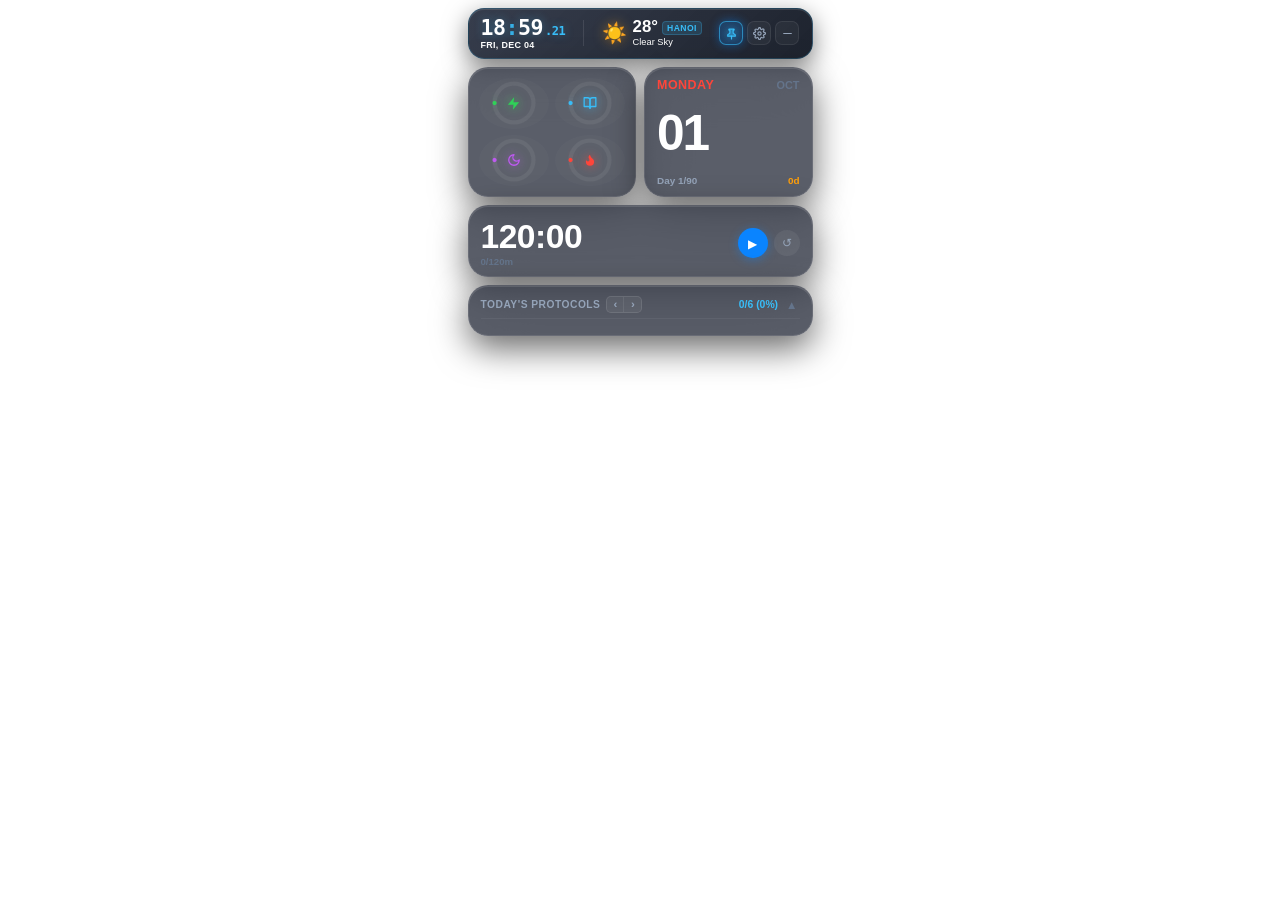
<file: ui/index.html>
<!DOCTYPE html>
<html lang="en">
<head>
  <meta charset="UTF-8">
  <meta name="viewport" content="width=device-width, initial-scale=1.0">
  <title>Winter Arc iOS Widgets</title>
  <link rel="stylesheet" href="style.css?v=5">
</head>
<body class="ios-body">

  <div class="widget-stack" id="drag-handle">
    
    <!-- TOP BAR: DIGITAL CLOCK (TIMER STYLE) + WEATHER & TEMPERATURE -->
    <div class="ios-card card-clock-weather">
      <div class="clock-weather-content">
        <!-- Live Timer-Style Clock -->
        <div class="clock-block">
          <div class="clock-timer-digits">
            <span id="clock-hh">14</span><span class="clock-colon">:</span><span id="clock-mm">30</span><span class="clock-sec-sub" id="clock-ss">.00</span>
          </div>
          <span class="clock-date-pill" id="clock-date-pill">Tue, Oct 06</span>
        </div>

        <div class="clock-divider"></div>

        <!-- Live Weather & Temperature -->
        <div class="weather-block" id="top-weather-block" title="Thời tiết thời gian thực">
          <span class="weather-icon-large" id="top-weather-icon">☀️</span>
          <div class="weather-text-wrap">
            <div class="weather-temp-row">
              <span class="weather-temp-num" id="top-weather-temp">28°</span>
              <span class="weather-city-badge" id="top-weather-city">HANOI</span>
            </div>
            <div class="weather-condition-sub" id="top-weather-cond">Thời tiết...</div>
          </div>
        </div>

        <!-- Window Controls -->
        <div class="clock-top-btns">
          <button id="btn-pin" class="btn-pin active" title="Always on top (Click to toggle)">
            <svg class="pin-svg" viewBox="0 0 24 24" fill="none" stroke="currentColor" stroke-width="2.2" stroke-linecap="round" stroke-linejoin="round">
              <line x1="12" y1="17" x2="12" y2="22"></line>
              <path d="M5 17h14v-1.76a2 2 0 0 0-1.11-1.79l-1.78-.9A2 2 0 0 1 15 10.76V6h1a1 1 0 0 0 0-2H8a1 1 0 0 0 0 2h1v4.76a2 2 0 0 1-1.11 1.79l-1.78.9A2 2 0 0 0 5 15.24Z"></path>
            </svg>
          </button>
          <button id="btn-open-manager-top" class="ios-mini-icon" title="Settings & Protocol Manager">
            <svg class="gear-svg" viewBox="0 0 24 24" width="13" height="13" fill="none" stroke="currentColor" stroke-width="2.2" stroke-linecap="round" stroke-linejoin="round">
              <circle cx="12" cy="12" r="3"></circle>
              <path d="M19.4 15a1.65 1.65 0 0 0 .33 1.82l.06.06a2 2 0 0 1 0 2.83 2 2 0 0 1-2.83 0l-.06-.06a1.65 1.65 0 0 0-1.82-.33 1.65 1.65 0 0 0-1 1.51V21a2 2 0 0 1-2 2 2 2 0 0 1-2-2v-.09A1.65 1.65 0 0 0 9 19.4a1.65 1.65 0 0 0-1.82.33l-.06.06a2 2 0 0 1-2.83 0 2 2 0 0 1 0-2.83l.06-.06a1.65 1.65 0 0 0 .33-1.82 1.65 1.65 0 0 0-1.51-1H3a2 2 0 0 1-2-2 2 2 0 0 1 2-2h.09A1.65 1.65 0 0 0 4.6 9a1.65 1.65 0 0 0-.33-1.82l-.06-.06a2 2 0 0 1 0-2.83 2 2 0 0 1 2.83 0l.06.06a1.65 1.65 0 0 0 1.82.33H9a1.65 1.65 0 0 0 1-1.51V3a2 2 0 0 1 2-2 2 2 0 0 1 2 2v.09a1.65 1.65 0 0 0 1 1.51 1.65 1.65 0 0 0 1.82-.33l.06-.06a2 2 0 0 1 2.83 0 2 2 0 0 1 0 2.83l-.06.06a1.65 1.65 0 0 0-.33 1.82V9a1.65 1.65 0 0 0 1.51 1H21a2 2 0 0 1 2 2 2 2 0 0 1-2 2h-.09a1.65 1.65 0 0 0-1.51 1z"></path>
            </svg>
          </button>
          <button id="btn-hide-tray" class="ios-mini-icon" title="Minimize to system tray (Run in background)">
            <svg viewBox="0 0 24 24" width="13" height="13" fill="none" stroke="currentColor" stroke-width="2.2" stroke-linecap="round" stroke-linejoin="round">
              <line x1="5" y1="12" x2="19" y2="12"></line>
            </svg>
          </button>
        </div>
      </div>
    </div>

    <!-- ROW 2: 2 SMALL SQUIRCLES (Side by Side) -->
    <div class="row-two-squares">
      
      <!-- WIDGET 1: ACTIVITY RINGS (Exact Apple Fitness / Battery style from reference) -->
      <div class="ios-card card-rings">
        <div class="rings-grid">
          <!-- Ring 1: Pushups -->
          <div class="ring-box" id="ring-box-pushups" title="50 Pushups">
            <svg class="ring-svg" viewBox="0 0 36 36">
              <path class="ring-bg" d="M18 2.0845 a 15.9155 15.9155 0 0 1 0 31.831 a 15.9155 15.9155 0 0 1 0 -31.831"/>
              <path id="ring-pushups" class="ring-fill green" stroke-dasharray="0, 100" d="M18 2.0845 a 15.9155 15.9155 0 0 1 0 31.831 a 15.9155 15.9155 0 0 1 0 -31.831"/>
            </svg>
            <span class="ring-icon green">
              <svg viewBox="0 0 24 24" width="15" height="15" fill="currentColor">
                <path d="M13 2L3 14h9l-1 8 10-12h-9l1-8z"/>
              </svg>
            </span>
          </div>

          <!-- Ring 2: English -->
          <div class="ring-box" id="ring-box-english" title="2h English">
            <svg class="ring-svg" viewBox="0 0 36 36">
              <path class="ring-bg" d="M18 2.0845 a 15.9155 15.9155 0 0 1 0 31.831 a 15.9155 15.9155 0 0 1 0 -31.831"/>
              <path id="ring-english" class="ring-fill cyan" stroke-dasharray="0, 100" d="M18 2.0845 a 15.9155 15.9155 0 0 1 0 31.831 a 15.9155 15.9155 0 0 1 0 -31.831"/>
            </svg>
            <span class="ring-icon cyan">
              <svg viewBox="0 0 24 24" width="14" height="14" fill="none" stroke="currentColor" stroke-width="2.2" stroke-linecap="round" stroke-linejoin="round">
                <path d="M2 3h6a4 4 0 0 1 4 4v14a3 3 0 0 0-3-3H2z"/>
                <path d="M22 3h-6a4 4 0 0 0-4 4v14a3 3 0 0 1 3-3h7z"/>
              </svg>
            </span>
          </div>

          <!-- Ring 3: Sleep Recovery -->
          <div class="ring-box" id="ring-box-sleep" title="Sleep Recovery 7-8h">
            <svg class="ring-svg" viewBox="0 0 36 36">
              <path class="ring-bg" d="M18 2.0845 a 15.9155 15.9155 0 0 1 0 31.831 a 15.9155 15.9155 0 0 1 0 -31.831"/>
              <path id="ring-sleep" class="ring-fill purple" stroke-dasharray="0, 100" d="M18 2.0845 a 15.9155 15.9155 0 0 1 0 31.831 a 15.9155 15.9155 0 0 1 0 -31.831"/>
            </svg>
            <span class="ring-icon purple" id="icon-sleep">
              <svg viewBox="0 0 24 24" width="14" height="14" fill="none" stroke="currentColor" stroke-width="2.2" stroke-linecap="round" stroke-linejoin="round">
                <path d="M12 3a6 6 0 0 0 9 9 9 9 0 1 1-9-9Z"/>
              </svg>
            </span>
          </div>

          <!-- Ring 4: No Nut -->
          <div class="ring-box" id="ring-box-nonut" title="No Nut">
            <svg class="ring-svg" viewBox="0 0 36 36">
              <path class="ring-bg" d="M18 2.0845 a 15.9155 15.9155 0 0 1 0 31.831 a 15.9155 15.9155 0 0 1 0 -31.831"/>
              <path id="ring-nonut" class="ring-fill flame" stroke-dasharray="0, 100" d="M18 2.0845 a 15.9155 15.9155 0 0 1 0 31.831 a 15.9155 15.9155 0 0 1 0 -31.831"/>
            </svg>
            <span class="ring-icon flame">
              <svg viewBox="0 0 24 24" width="14" height="14" fill="currentColor">
                <path d="M8.5 14.5A2.5 2.5 0 0 0 11 12c0-1.38-.5-2-1-3-1.072-2.143-.224-4.054 2-6 .5 2.5 2 4.9 4 6.5 2 1.6 3 3.5 3 5.5a7 7 0 1 1-14 0c0-1.153.433-2.294 1-3a2.5 2.5 0 0 0 2.5 2.5z"/>
              </svg>
            </span>
          </div>
        </div>
      </div>

      <!-- WIDGET 2: APPLE CALENDAR / COUNTDOWN (Exact white calendar widget from reference) -->
      <div class="ios-card card-calendar">
        <div class="cal-header">
          <span class="cal-weekday" id="cal-weekday">Monday</span>
          <span class="cal-month" id="cal-month">OCT</span>
        </div>
        <div class="cal-number" id="cal-day-num">01</div>
        <div class="cal-footer">
          <span class="cal-target" id="cal-target-sub">Day 1/90</span>
          <span class="cal-streak-text" id="cal-streak-badge">0d</span>
        </div>
      </div>

    </div>

    <!-- MIDDLE ROW: FOCUS TIMER (Medium Squircle - Auto hidden if no timer tasks scheduled) -->
    <div class="ios-card card-timer" id="card-focus-timer">
      <div class="timer-head">
        <div class="timer-tabs" id="timer-tabs-container">
          <!-- Dynamic Timer Tabs rendered from protocols.json -->
        </div>
      </div>

      <div class="timer-body">
        <div class="timer-time-wrap">
          <div class="timer-display"><span id="timer-min">120</span>:<span id="timer-sec">00</span></div>
          <div class="timer-accum-clean" id="timer-accum">0/120m</div>
        </div>
        <div class="timer-ctrls">
          <button id="btn-timer-play" class="btn-play-round" title="Start / Pause">▶</button>
          <button id="btn-timer-reset" class="btn-reset-round" title="Reset">↺</button>
        </div>
      </div>
    </div>

    <!-- BOTTOM ROW: THE PROTOCOL CHECKLIST -->

    <!-- 1. COMPACT PROTOCOL BAR (Compact Mode) -->
    <div class="card-protocol-compact hidden" id="protocol-compact-bar" title="Click to expand protocols checklist">
      <div class="compact-left">
        <span class="compact-glyph">
          <svg viewBox="0 0 24 24" width="13" height="13" fill="none" stroke="currentColor" stroke-width="2.2">
            <circle cx="12" cy="12" r="10"/>
            <circle cx="12" cy="12" r="6"/>
            <circle cx="12" cy="12" r="2"/>
          </svg>
        </span>
        <span class="compact-title" id="compact-status-text">Loading protocols...</span>
      </div>
      <span class="compact-expand-arrow">▾</span>
    </div>

    <!-- 2. EXPANDED PROTOCOL CARD (Expanded Mode) -->
    <div class="ios-card card-protocol" id="protocol-expanded-card">
      <div class="protocol-head">
        <div class="protocol-title-group">
          <span class="protocol-title" id="protocol-title-text">TODAY'S PROTOCOLS</span>
          <div class="day-stepper">
            <button type="button" id="btn-widget-prev-day" class="btn-step" title="Previous Day">‹</button>
            <button type="button" id="btn-widget-next-day" class="btn-step" title="Next Day">›</button>
          </div>
          <button type="button" id="btn-widget-today-reset" class="btn-today-pill hidden" title="Back to Today">Today</button>
        </div>
        <div class="protocol-head-right">
          <span class="protocol-stat" id="protocol-stat">0/6 (0%)</span>
          <button id="btn-collapse-protocol" class="btn-collapse-pill" title="Collapse checklist">▲</button>
        </div>
      </div>

      <div class="protocol-list" id="protocol-list">
        <!-- Rendered tasks list -->
      </div>
    </div>

  </div>

  <!-- Settings Modal (Glassmorphism) -->
  <div id="settings-modal" class="modal-backdrop hidden">
    <div class="modal-card-ios">
      <div class="modal-head-ios">
        <span>TELEGRAM CONNECTION</span>
        <button id="btn-close-modal" class="btn-close-ios">✕</button>
      </div>
      <div class="modal-body-ios">
        <label>Telegram Bot Token:</label>
        <input type="text" id="input-token" placeholder="Paste Token from @BotFather..." />
        <small>Find @BotFather on Telegram ➔ send /newbot to obtain Token.</small>

        <label style="margin-top: 8px;">Telegram Chat ID:</label>
        <input type="text" id="input-chat" placeholder="Auto-detected when you send /start" />

        <div class="modal-actions-ios">
          <button id="btn-save-cfg" class="btn-save-ios">Save Settings</button>
        </div>
      </div>
    </div>
  </div>

  <script src="script.js?v=5"></script>
</body>
</html>
</file>
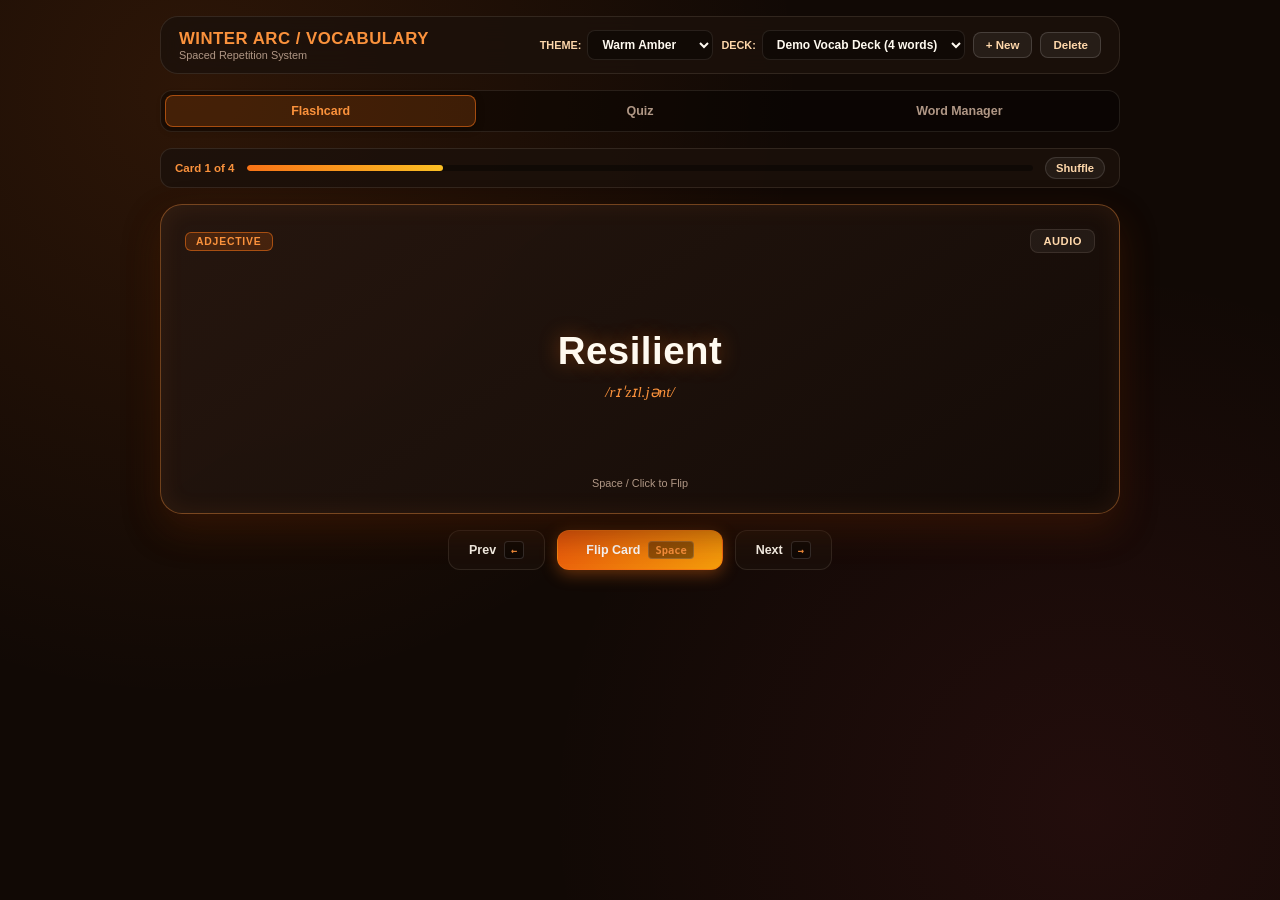
<file: ui/flashcards.html>
<!DOCTYPE html>
<html lang="en">
<head>
  <meta charset="UTF-8">
  <meta name="viewport" content="width=device-width, initial-scale=1.0">
  <title>Winter Arc // Flashcards & Vocabulary</title>
  <link rel="stylesheet" href="flashcards.css?v=1">
</head>
<body>

  <div class="fc-container">

    <!-- Top Header -->
    <header class="fc-header">
      <div class="fc-brand">
        <div>
          <h1>WINTER ARC / VOCABULARY</h1>
          <p class="fc-subtitle">Spaced Repetition System</p>
        </div>
      </div>

      <!-- Deck Selector & Actions -->
      <div class="fc-deck-bar">
        <div class="theme-select-wrap">
          <label for="theme-select">THEME:</label>
          <select id="theme-select" class="theme-select">
            <option value="warm-amber" selected>Warm Amber</option>
            <option value="warm-daylight">Warm Daylight</option>
            <option value="ice-frost">Ice Frost</option>
          </select>
        </div>
        <div class="deck-select-wrap">
          <label for="deck-select">DECK:</label>
          <select id="deck-select" class="deck-select">
            <!-- Rendered by JS -->
          </select>
        </div>
        <button id="btn-new-deck" class="btn-deck-action" title="Create New Deck">+ New</button>
        <button id="btn-delete-deck" class="btn-deck-action btn-danger" title="Delete Active Deck">Delete</button>
      </div>
    </header>

    <!-- Mode Navigation Tabs -->
    <nav class="fc-mode-nav">
      <button type="button" class="fc-tab-btn active" data-tab="flip">
        <span>Flashcard</span>
      </button>
      <button type="button" class="fc-tab-btn" data-tab="quiz">
        <span>Quiz</span>
      </button>
      <button type="button" class="fc-tab-btn" data-tab="list">
        <span>Word Manager</span>
      </button>
    </nav>

    <!-- MAIN VIEW CONTAINER -->
    <main class="fc-main-view">

      <!-- ======================================================================
           MODE 1: FLASHCARD 3D FLIP
           ====================================================================== -->
      <section id="view-flip" class="fc-view active">
        
        <div class="flip-meta-bar">
          <div class="fc-counter-badge" id="flip-counter">Card 1 of 8</div>
          <div class="flip-progress-wrap">
            <div id="flip-progress-bar" class="flip-progress-bar" style="width: 12%;"></div>
          </div>
          <button type="button" id="btn-shuffle-cards" class="btn-tool-pill" title="Shuffle Cards">Shuffle</button>
        </div>

        <!-- 3D Card Scene -->
        <div class="card-scene" id="card-scene">
          <div class="card-object" id="card-object">
            
            <!-- FRONT -->
            <div class="card-face card-front">
              <div class="face-top-row">
                <span class="pos-badge" id="card-front-pos">ADJECTIVE</span>
                <button type="button" class="btn-speak" id="btn-speak-front" title="Pronounce word (S)">Audio</button>
              </div>
              <div class="face-center">
                <h2 class="card-word" id="card-front-word">Resilient</h2>
                <div class="card-phonetic" id="card-front-phonetic">/rɪˈzɪl.jənt/</div>
              </div>
              <div class="face-bottom-hint">
                <span>Space / Click to Flip</span>
              </div>
            </div>

            <!-- BACK -->
            <div class="card-face card-back">
              <div class="face-top-row">
                <span class="meaning-tag">DEFINITION</span>
                <button type="button" class="btn-star-learned" id="btn-toggle-learned" title="Mark as Learned">Learned</button>
              </div>
              <div class="face-center">
                <div class="card-meaning" id="card-back-meaning">Kiên cường, phục hồi nhanh chóng sau khó khăn</div>
                <div class="card-example-wrap">
                  <span class="example-label">EXAMPLE:</span>
                  <p class="card-example" id="card-back-example">"He proved to be remarkably resilient in the face of intense challenges."</p>
                </div>
              </div>
              <div class="face-bottom-hint">
                <span>Space / Click to Flip Back</span>
              </div>
            </div>

          </div>
        </div>

        <!-- Flip Controls -->
        <div class="flip-controls">
          <button type="button" id="btn-prev-card" class="btn-nav-control" title="Previous (Left Arrow)">
            <span>Prev</span>
            <kbd>←</kbd>
          </button>
          <button type="button" id="btn-flip-trigger" class="btn-nav-control btn-primary-flip" title="Flip Card (Space)">
            <span>Flip Card</span>
            <kbd>Space</kbd>
          </button>
          <button type="button" id="btn-next-card" class="btn-nav-control" title="Next (Right Arrow)">
            <span>Next</span>
            <kbd>→</kbd>
          </button>
        </div>

      </section>

      <!-- ======================================================================
           MODE 2: MULTIPLE CHOICE QUIZ
           ====================================================================== -->
      <section id="view-quiz" class="fc-view">

        <!-- Quiz Score Bar -->
        <div class="quiz-status-bar">
          <div class="quiz-score-pill">
            <span>Score:</span>
            <strong id="quiz-score-val">0</strong>
            <span class="quiz-score-sep">/</span>
            <span id="quiz-total-val">0</span>
          </div>
          <div class="quiz-question-counter" id="quiz-q-counter">Question 1 of 8</div>
          <button type="button" id="btn-restart-quiz" class="btn-tool-pill">Restart Quiz</button>
        </div>

        <!-- Quiz Question Box -->
        <div class="quiz-question-box">
          <div class="quiz-q-top">
            <span class="pos-badge" id="quiz-q-pos">ADJECTIVE</span>
            <button type="button" class="btn-speak" id="btn-quiz-speak" title="Pronounce (S)">Audio</button>
          </div>
          <h2 class="quiz-q-word" id="quiz-q-word">Resilient</h2>
          <div class="quiz-q-phonetic" id="quiz-q-phonetic">/rɪˈzɪl.jənt/</div>
          <p class="quiz-prompt-text">Choose the correct Vietnamese definition:</p>
        </div>

        <!-- 4 Choices Grid -->
        <div class="quiz-choices-grid" id="quiz-choices-grid">
          <!-- Rendered by JS -->
        </div>

        <!-- Feedback & Next Bar -->
        <div class="quiz-feedback-box hidden" id="quiz-feedback-box">
          <div class="quiz-feedback-msg" id="quiz-feedback-msg">Correct! Well done.</div>
          <div class="quiz-feedback-example" id="quiz-feedback-example"></div>
          <button type="button" id="btn-quiz-next" class="btn-primary-add" style="margin-top: 10px; width: 100%;">Next Question (Enter)</button>
        </div>

        <!-- Quiz Finished View -->
        <div class="quiz-finish-box hidden" id="quiz-finish-box">
          <h2 class="finish-title">QUIZ COMPLETED</h2>
          <div class="finish-stats-row">
            <div class="finish-stat-card">
              <span class="stat-num" id="finish-score">8/10</span>
              <span class="stat-lbl">Final Score</span>
            </div>
            <div class="finish-stat-card">
              <span class="stat-num" id="finish-accuracy">80%</span>
              <span class="stat-lbl">Accuracy</span>
            </div>
          </div>
          <div style="display: flex; gap: 10px; justify-content: center; margin-top: 20px;">
            <button type="button" id="btn-finish-restart" class="btn-primary-add" style="width: auto; padding: 10px 24px;">Practice Again</button>
            <button type="button" id="btn-finish-to-flip" class="btn-tool-pill" style="padding: 10px 20px; font-size: 0.8rem;">Review Cards</button>
          </div>
        </div>

      </section>

      <!-- ======================================================================
           MODE 3: WORD MANAGER (CRUD & AI Auto-fill)
           ====================================================================== -->
      <section id="view-list" class="fc-view">

        <div class="word-manager-layout">

          <!-- Left: Add / Edit Card Form -->
          <div class="manager-form-card">
            <div class="section-title-row">
              <h3 id="card-form-title">ADD VOCABULARY CARD</h3>
              <button type="button" id="btn-cancel-card-edit" class="btn-cancel-edit hidden">Cancel</button>
            </div>
            <form id="card-crud-form" onsubmit="return false;">
              <input type="hidden" id="editing-card-id" value="" />

              <div class="form-field">
                <div style="display: flex; justify-content: space-between; align-items: center; margin-bottom: 4px;">
                  <label>English Word:</label>
                  <button type="button" id="btn-ai-suggest-vocab" class="btn-ai-chip">AI Auto-fill</button>
                </div>
                <input type="text" id="input-card-word" placeholder="e.g. Ubiquitous, Mitigate, Resilient..." required />
              </div>

              <div class="form-row-2col">
                <div class="form-field">
                  <label>Phonetic / IPA:</label>
                  <input type="text" id="input-card-phonetic" placeholder="e.g. /rɪˈzɪl.jənt/" />
                </div>
                <div class="form-field">
                  <label>Part of Speech:</label>
                  <select id="input-card-pos" class="deck-select">
                    <option value="adjective">Adjective</option>
                    <option value="noun">Noun</option>
                    <option value="verb">Verb</option>
                    <option value="adverb">Adverb</option>
                    <option value="idiom">Idiom / Phrase</option>
                  </select>
                </div>
              </div>

              <div class="form-field">
                <label>Vietnamese Meaning:</label>
                <input type="text" id="input-card-meaning" placeholder="e.g. Kiên cường, phục hồi nhanh chóng..." required />
              </div>

              <div class="form-field">
                <label>Example Sentence:</label>
                <textarea id="input-card-example" rows="2" placeholder="e.g. He is remarkably resilient in face of challenges."></textarea>
              </div>

              <button type="button" id="btn-submit-card" class="btn-primary-add" style="margin-top: 6px;">SAVE CARD</button>
            </form>
          </div>

          <!-- Right: Cards List & Search -->
          <div class="manager-list-card">
            <div class="manager-list-header">
              <div class="title-with-badge">
                <h3>DECK VOCABULARY</h3>
                <span id="deck-card-count-badge" class="count-badge">0 cards</span>
              </div>
              <input type="text" id="input-search-words" class="input-search-box" placeholder="Search word or meaning..." />
            </div>

            <div class="words-table-container" id="words-table-container">
              <!-- Rendered by JS -->
            </div>
          </div>

        </div>

      </section>

    </main>

  </div>

  <!-- Create Deck Modal -->
  <div class="fc-modal-overlay hidden" id="modal-new-deck">
    <div class="fc-modal-box">
      <h3>CREATE NEW VOCABULARY DECK</h3>
      <p class="section-hint">Organize words by topic, IELTS band, exam, or discipline.</p>
      <div class="form-field" style="margin-top: 12px;">
        <label>Deck Name:</label>
        <input type="text" id="input-new-deck-name" placeholder="e.g. IELTS 8.0 Reading, Tech Words..." />
      </div>
      <div class="form-field">
        <label>Description (Optional):</label>
        <input type="text" id="input-new-deck-desc" placeholder="e.g. 50 high frequency academic words..." />
      </div>
      <div class="modal-actions">
        <button type="button" id="btn-modal-cancel-deck" class="btn-refresh">Cancel</button>
        <button type="button" id="btn-modal-save-deck" class="btn-save-small">Create Deck</button>
      </div>
    </div>
  </div>

  <script src="flashcards.js?v=1"></script>
</body>
</html>
</file>
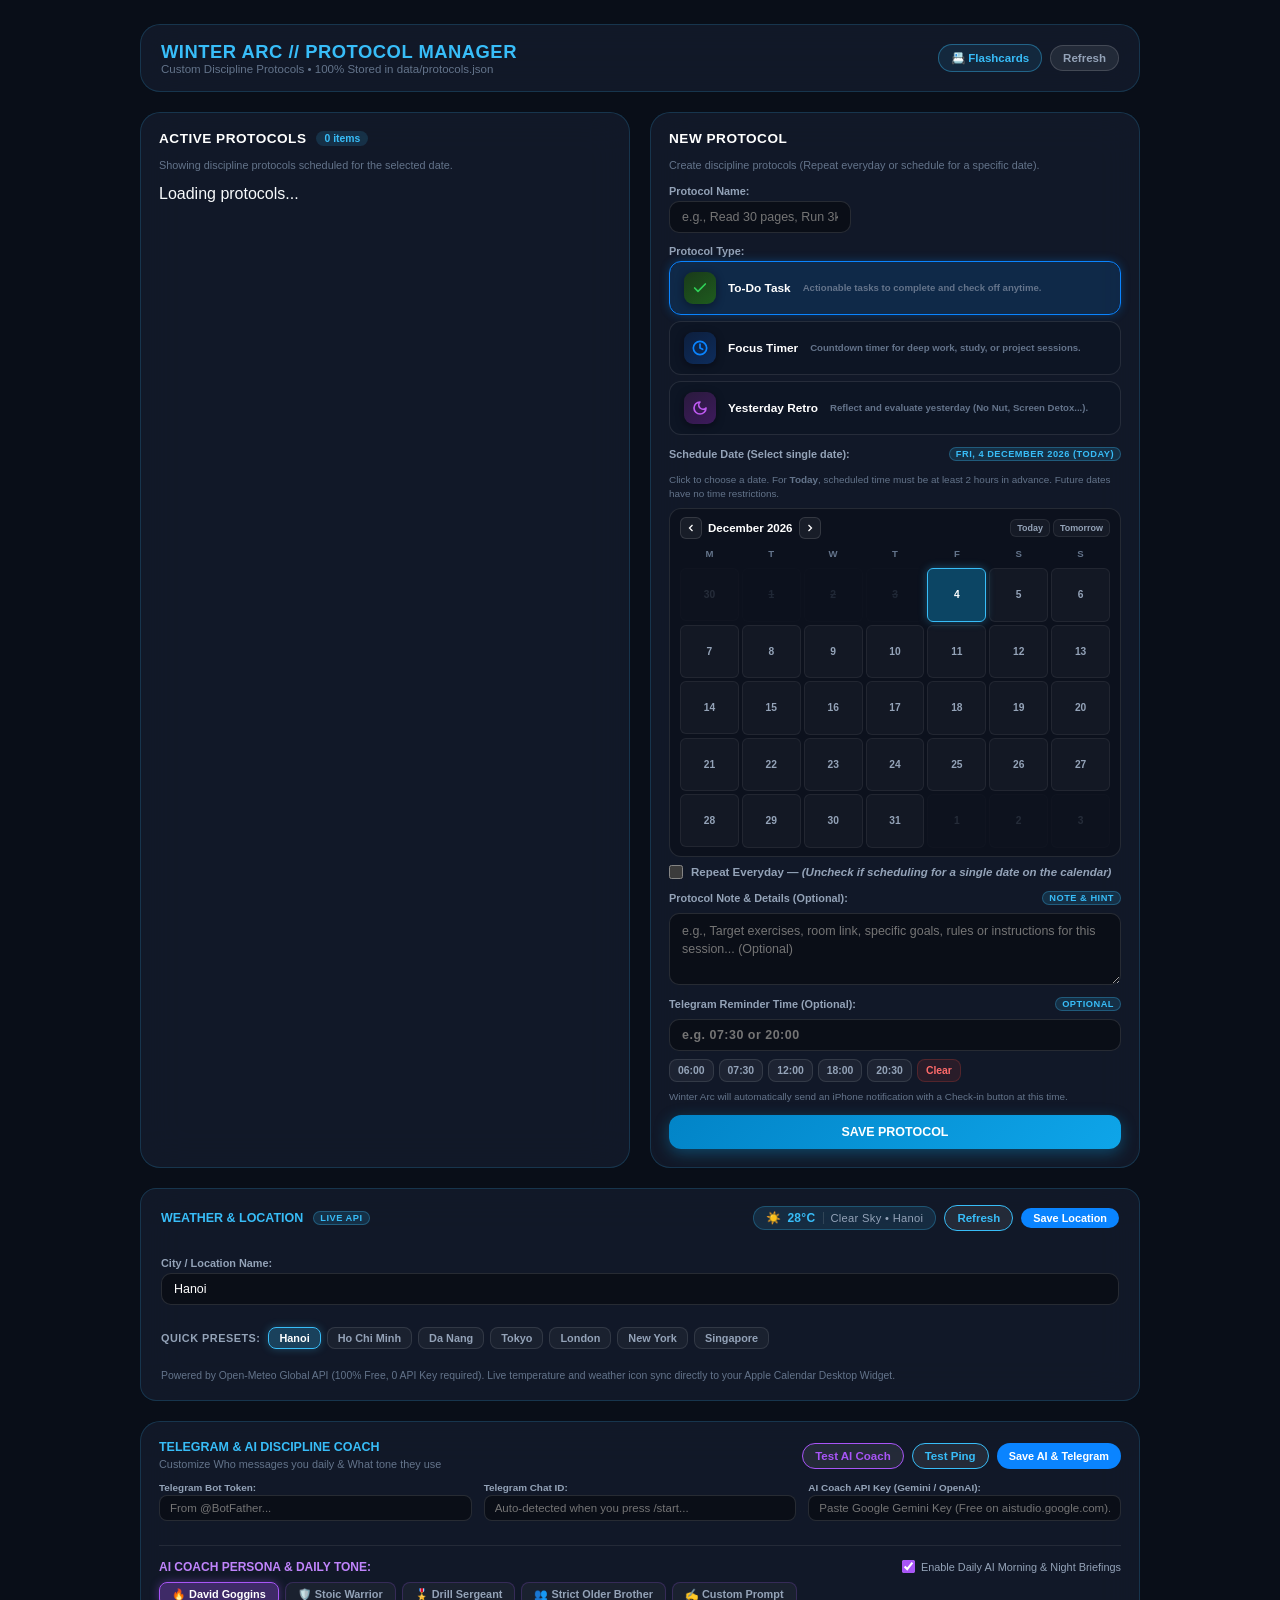
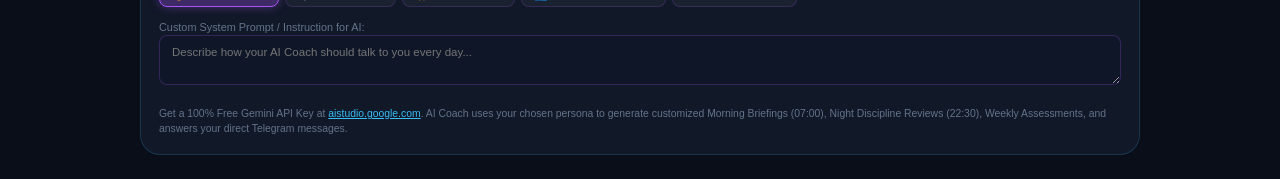
<file: ui/manager.html>
<!DOCTYPE html>
<html lang="en">
<head>
  <meta charset="UTF-8">
  <meta name="viewport" content="width=device-width, initial-scale=1.0">
  <title>Winter Arc Protocol Manager</title>
  <link rel="stylesheet" href="manager.css?v=6">
</head>
<body>
  
  <div class="manager-container">
    
    <!-- Header -->
    <header class="manager-header">
      <div class="header-left">
        <div>
          <h1>WINTER ARC // PROTOCOL MANAGER</h1>
          <p class="header-sub">Custom Discipline Protocols • 100% Stored in data/protocols.json</p>
        </div>
      </div>
      <div style="display: flex; gap: 8px; align-items: center;">
        <button id="btn-open-flashcards" class="btn-refresh" style="color: #38bdf8; border-color: rgba(56, 189, 248, 0.4); background: rgba(56, 189, 248, 0.1);" title="Open Flashcards & Vocabulary Engine">📇 Flashcards</button>
        <button id="btn-refresh" class="btn-refresh" title="Reload list">Refresh</button>
      </div>
    </header>

    <!-- Main Grid: Left is List, Right is Add Form -->
    <div class="manager-layout">

      <!-- LEFT: Existing Protocols List -->
      <section class="section-box list-section">
        <div class="section-title-row">
          <div class="title-with-badge">
            <h2 id="list-section-title">ACTIVE PROTOCOLS</h2>
            <span id="active-count-badge" class="count-badge">0 items</span>
          </div>
        </div>
        <p class="section-hint" id="section-hint-text">Showing discipline protocols scheduled for the selected date.</p>

        <!-- Protocols List Container -->
        <div id="protocols-list-container" class="protocols-list">
          <div class="loading-state">Loading protocols...</div>
        </div>
      </section>

      <!-- RIGHT: Create New Protocol Form -->
      <section class="section-box form-section">
        <div class="section-title-row">
          <h2 id="form-heading">NEW PROTOCOL</h2>
          <button type="button" id="btn-cancel-edit" class="btn-cancel-edit hidden" title="Cancel edit and create new">✕ Cancel Edit</button>
        </div>
        <div id="edit-notice-bar" class="edit-notice-bar hidden">
          <span>Editing: <strong id="editing-proto-name"></strong></span>
          <span class="edit-hint-tag">Modifying Schedule / Details</span>
        </div>
        <p class="section-hint" id="form-hint-desc">Create discipline protocols (Repeat everyday or schedule for a specific date).</p>

        <form id="add-protocol-form" class="protocol-form" onsubmit="return false;">
          <input type="hidden" id="editing-protocol-id" value="" />
          
          <!-- Name (full width now, icon hidden input) -->
          <div class="form-row">
            <div class="form-field">
              <label>Protocol Name:</label>
              <input type="text" id="input-name" placeholder="e.g., Read 30 pages, Run 3km, Pushups..." required />
            </div>
          </div>


          <!-- Type Selector (3 Visual Cards) -->
          <div class="form-field">
            <label>Protocol Type:</label>
            <div class="type-cards-grid">
              
              <label class="type-card active">
                <input type="radio" name="protocol-type" value="todo" checked />
                <div class="type-card-content">
                  <div class="type-icon-badge type-icon-todo">
                    <svg viewBox="0 0 24 24" width="16" height="16" fill="none" stroke="currentColor" stroke-width="2.5" stroke-linecap="round" stroke-linejoin="round">
                      <path d="M20 6 9 17l-5-5"/>
                    </svg>
                  </div>
                  <div class="type-title">To-Do Task</div>
                  <div class="type-desc">Actionable tasks to complete and check off anytime.</div>
                </div>
              </label>

              <label class="type-card">
                <input type="radio" name="protocol-type" value="timer" />
                <div class="type-card-content">
                  <div class="type-icon-badge type-icon-timer">
                    <svg viewBox="0 0 24 24" width="16" height="16" fill="none" stroke="currentColor" stroke-width="2.5" stroke-linecap="round" stroke-linejoin="round">
                      <circle cx="12" cy="12" r="10"/>
                      <polyline points="12 6 12 12 16 14"/>
                    </svg>
                  </div>
                  <div class="type-title">Focus Timer</div>
                  <div class="type-desc">Countdown timer for deep work, study, or project sessions.</div>
                </div>
              </label>

              <label class="type-card">
                <input type="radio" name="protocol-type" value="retro" />
                <div class="type-card-content">
                  <div class="type-icon-badge type-icon-retro">
                    <svg viewBox="0 0 24 24" width="16" height="16" fill="none" stroke="currentColor" stroke-width="2.5" stroke-linecap="round" stroke-linejoin="round">
                      <path d="M12 3a6 6 0 0 0 9 9 9 9 0 1 1-9-9Z"/>
                    </svg>
                  </div>
                  <div class="type-title">Yesterday Retro</div>
                  <div class="type-desc">Reflect and evaluate yesterday (No Nut, Screen Detox...).</div>
                </div>
              </label>

            </div>
          </div>

          <!-- Target Minutes (Only for Timer) -->
          <div class="form-field hidden" id="field-target-minutes">
            <label>Target Duration (Minutes):</label>
            <div class="preset-row">
              <input type="number" id="input-minutes" value="60" min="5" max="360" />
              <button type="button" class="btn-preset" data-min="30">30m</button>
              <button type="button" class="btn-preset" data-min="60">60m</button>
              <button type="button" class="btn-preset" data-min="90">90m</button>
              <button type="button" class="btn-preset" data-min="120">120m (2h)</button>
            </div>
          </div>

          <!-- Schedule Calendar Sheet (Tờ lịch chọn ngày trực tiếp) -->
          <!-- Schedule Date Picker Sheet (Chỉ chọn 1 ngày duy nhất) -->
          <div class="form-field">
            <div class="field-label-with-tag">
              <label>Schedule Date (Select single date):</label>
              <span class="badge-optional" id="form-cal-selected-count">1 date</span>
            </div>
            <p class="field-sub-hint">Click to choose a date. For <strong>Today</strong>, scheduled time must be at least 2 hours in advance. Future dates have no time restrictions.</p>

            <div class="form-calendar-sheet">
              <div class="form-cal-nav-bar">
                <button type="button" id="btn-form-cal-prev" class="btn-cal-mini-nav" title="Previous Month">
                  <svg viewBox="0 0 24 24" width="12" height="12" fill="none" stroke="currentColor" stroke-width="2.5"><polyline points="15 18 9 12 15 6"></polyline></svg>
                </button>
                <span id="form-cal-month-title" class="form-cal-month-title">October 2026</span>
                <button type="button" id="btn-form-cal-next" class="btn-cal-mini-nav" title="Next Month">
                  <svg viewBox="0 0 24 24" width="12" height="12" fill="none" stroke="currentColor" stroke-width="2.5"><polyline points="9 18 15 12 9 6"></polyline></svg>
                </button>
                <div class="form-cal-quick-actions">
                  <button type="button" id="btn-form-cal-today" class="btn-cal-quick" title="Jump to today">Today</button>
                  <button type="button" id="btn-form-cal-tomorrow" class="btn-cal-quick" title="Jump to tomorrow">Tomorrow</button>
                </div>
              </div>

              <div class="form-cal-weekdays-row form-cal-weekdays-static">
                <span>M</span><span>T</span><span>W</span><span>T</span><span>F</span><span>S</span><span>S</span>
              </div>

              <div id="form-cal-grid" class="form-cal-grid">
                <!-- Days 1 to 31 rendered by JS -->
              </div>
            </div>
          </div>

          <!-- Optional Repeat Daily Checkbox -->
          <div class="form-field" style="margin-top: -4px;">
            <label style="display: flex; align-items: center; gap: 8px; cursor: pointer; font-size: 0.72rem; color: var(--text-dim);">
              <input type="checkbox" id="input-repeat-daily" style="width: 14px; height: 14px; accent-color: #38bdf8; cursor: pointer;" />
              <span><strong>Repeat Everyday</strong> — <i>(Uncheck if scheduling for a single date on the calendar)</i></span>
            </label>
          </div>

          <div class="form-field">
            <div class="field-label-with-tag">
              <label for="input-time-desc">Protocol Note & Details (Optional):</label>
              <span class="badge-optional">Note & Hint</span>
            </div>
            <textarea id="input-time-desc" rows="3" placeholder="e.g., Target exercises, room link, specific goals, rules or instructions for this session... (Optional)"></textarea>
          </div>

          <!-- Optional Telegram Notification Time -->
          <div class="form-field" id="field-remind-time">
            <div class="field-label-with-tag">
              <label for="input-remind-time">Telegram Reminder Time (Optional):</label>
              <span class="badge-optional">Optional</span>
            </div>
            <div class="remind-time-control">
              <input type="text" id="input-remind-time" placeholder="e.g. 07:30 or 20:00" class="input-time-text" maxlength="5" autocomplete="off" />
              <div class="time-presets-list">
                <button type="button" class="btn-time-preset" data-time="06:00">06:00</button>
                <button type="button" class="btn-time-preset" data-time="07:30">07:30</button>
                <button type="button" class="btn-time-preset" data-time="12:00">12:00</button>
                <button type="button" class="btn-time-preset" data-time="18:00">18:00</button>
                <button type="button" class="btn-time-preset" data-time="20:30">20:30</button>
                <button type="button" class="btn-time-preset btn-clear-time" data-time="">Clear</button>
              </div>
            </div>
            <p class="field-sub-hint">Winter Arc will automatically send an iPhone notification with a Check-in button at this time.</p>
          </div>

          <!-- Submit Button -->
          <div class="form-submit-row">
            <button type="button" id="btn-add-protocol" class="btn-primary-add">
              <span id="btn-submit-text">SAVE PROTOCOL</span>
            </button>
          </div>

        </form>

      </section>

    </div>

    <!-- Weather & Location Config Bar -->
    <section class="section-box weather-settings-box">
      <div class="tg-row-header">
        <div class="weather-head-title">
          <h3>WEATHER & LOCATION</h3>
          <span class="badge-optional" id="weather-live-indicator">LIVE API</span>
        </div>
        <div style="display: flex; gap: 8px; align-items: center;">
          <div id="weather-preview-pill" class="weather-preview-pill">
            <span id="weather-preview-icon">☀️</span>
            <span id="weather-preview-temp">28°C</span>
            <span id="weather-preview-desc" class="weather-preview-desc">Clear Sky</span>
          </div>
          <button id="btn-refresh-weather" class="btn-refresh" style="color: var(--ice-blue); border-color: var(--ice-blue);" type="button">Refresh</button>
          <button id="btn-save-weather" class="btn-save-small" type="button">Save Location</button>
        </div>
      </div>

      <div class="weather-inputs-row">
        <div class="form-field" style="flex: 1;">
          <label>City / Location Name:</label>
          <div class="city-input-wrap">
            <input type="text" id="input-weather-city" placeholder="e.g., Hanoi, Ho Chi Minh, Tokyo, London, New York..." value="Hanoi" />
          </div>
        </div>
      </div>

      <div class="weather-presets-wrap">
        <span class="weather-preset-label">Quick Presets:</span>
        <div class="weather-preset-chips" id="weather-preset-chips">
          <button type="button" class="btn-city-chip" data-city="Hanoi" data-lat="21.0245" data-lon="105.8412">Hanoi</button>
          <button type="button" class="btn-city-chip" data-city="Ho Chi Minh" data-lat="10.8231" data-lon="106.6297">Ho Chi Minh</button>
          <button type="button" class="btn-city-chip" data-city="Da Nang" data-lat="16.0544" data-lon="108.2022">Da Nang</button>
          <button type="button" class="btn-city-chip" data-city="Tokyo" data-lat="35.6762" data-lon="139.6503">Tokyo</button>
          <button type="button" class="btn-city-chip" data-city="London" data-lat="51.5074" data-lon="-0.1278">London</button>
          <button type="button" class="btn-city-chip" data-city="New York" data-lat="40.7128" data-lon="-74.0060">New York</button>
          <button type="button" class="btn-city-chip" data-city="Singapore" data-lat="1.3521" data-lon="103.8198">Singapore</button>
        </div>
      </div>

      <p style="margin-top: 8px; font-size: 0.65rem; color: var(--text-muted); line-height: 1.4;">
        Powered by Open-Meteo Global API (100% Free, 0 API Key required). Live temperature and weather icon sync directly to your Apple Calendar Desktop Widget.
      </p>
    </section>

    <!-- Bottom Telegram & AI Coach Config Bar -->
    <section class="section-box telegram-settings-box">
      <div class="tg-row-header">
        <div>
          <h3>TELEGRAM & AI DISCIPLINE COACH</h3>
          <span class="section-hint" style="margin: 0;">Customize Who messages you daily & What tone they use</span>
        </div>
        <div style="display: flex; gap: 8px;">
          <button id="btn-test-ai" class="btn-refresh" style="color: #a855f7; border-color: #a855f7;" type="button">Test AI Coach</button>
          <button id="btn-tg-ping-mgr" class="btn-refresh" style="color: var(--ice-blue); border-color: var(--ice-blue);" type="button">Test Ping</button>
          <button id="btn-save-tg" class="btn-save-small" type="button">Save AI & Telegram</button>
        </div>
      </div>

      <div class="tg-inputs-grid" style="grid-template-columns: repeat(auto-fit, minmax(220px, 1fr));">
        <div>
          <label>Telegram Bot Token:</label>
          <input type="text" id="tg-token-input" placeholder="From @BotFather..." />
        </div>
        <div>
          <label>Telegram Chat ID:</label>
          <input type="text" id="tg-chat-input" placeholder="Auto-detected when you press /start..." />
        </div>
        <div>
          <label>AI Coach API Key (Gemini / OpenAI):</label>
          <input type="password" id="ai-token-input" placeholder="Paste Google Gemini Key (Free on aistudio.google.com)..." />
        </div>
      </div>

      <!-- AI Persona Selector & Custom Prompt -->
      <div class="ai-persona-section" style="margin-top: 14px; border-top: 1px solid rgba(255, 255, 255, 0.08); padding-top: 14px;">
        <div style="display: flex; justify-content: space-between; align-items: center; margin-bottom: 8px;">
          <label style="font-size: 0.75rem; font-weight: 700; color: #c084fc;">AI COACH PERSONA & DAILY TONE:</label>
          <label style="display: flex; align-items: center; gap: 6px; font-size: 0.68rem; color: var(--text-dim); cursor: pointer;">
            <input type="checkbox" id="ai-daily-briefings-check" checked style="accent-color: #a855f7; width: 13px; height: 13px;" />
            <span>Enable Daily AI Morning & Night Briefings</span>
          </label>
        </div>

        <div class="ai-persona-chips" id="ai-persona-chips" style="display: flex; gap: 6px; flex-wrap: wrap; margin-bottom: 10px;">
          <button type="button" class="btn-persona-chip active" data-persona="david_goggins" data-prompt="You are David Goggins — extreme mental toughness, tough love, zero excuses, no sugarcoating. You speak with raw intensity, demanding 100% effort every single day. Call out laziness directly. Keep it punchy, aggressive, and deeply motivating.">🔥 David Goggins</button>
          <button type="button" class="btn-persona-chip" data-persona="stoic" data-prompt="You are a wise Stoic philosopher mentor (Marcus Aurelius / Epictetus style). You communicate in calm, deeply reflective, highly disciplined, and impactful English. Remind the warrior of control over mind, virtue, and daily duty.">🛡️ Stoic Warrior</button>
          <button type="button" class="btn-persona-chip" data-persona="drill_sergeant" data-prompt="You are a military Drill Sergeant. Uncompromising discipline, strict orders, high urgency. Demand prompt execution of all protocols. Call out slacking immediately.">🎖️ Drill Sergeant</button>
          <button type="button" class="btn-persona-chip" data-persona="brother" data-prompt="You are a supportive, caring, but strict older brother. You want the best for them and hold them accountable with empathy and firmness.">👥 Strict Older Brother</button>
          <button type="button" class="btn-persona-chip" data-persona="custom" data-prompt="">✍️ Custom Prompt</button>
        </div>

        <div>
          <label style="font-size: 0.68rem; color: var(--text-muted);">Custom System Prompt / Instruction for AI:</label>
          <textarea id="ai-custom-prompt-input" rows="2" style="width: 100%; background: rgba(15, 23, 42, 0.85); border: 1px solid rgba(168, 85, 247, 0.25); border-radius: 8px; padding: 8px 12px; color: #fff; font-size: 0.72rem; outline: none; resize: vertical; font-family: inherit; line-height: 1.4;" placeholder="Describe how your AI Coach should talk to you every day..."></textarea>
        </div>
      </div>

      <p style="margin-top: 8px; font-size: 0.65rem; color: var(--text-muted); line-height: 1.4;">
        Get a 100% Free Gemini API Key at <a href="https://aistudio.google.com" target="_blank" style="color: var(--ice-blue); text-decoration: underline;">aistudio.google.com</a>. AI Coach uses your chosen persona to generate customized Morning Briefings (07:00), Night Discipline Reviews (22:30), Weekly Assessments, and answers your direct Telegram messages.
      </p>
    </section>

  </div>

  <script src="manager.js?v=7"></script>
</body>
</html>
</file>
<file: ui/style.css>
/* ==============================================================================
   WINTER ARC APPLE WIDGETS - CLEAN MINIMALIST GLASSMORPHISM
   Minimalist, Quiet Luxury, Zero Clutter
   ============================================================================== */

:root {
  --apple-font: -apple-system, BlinkMacSystemFont, "SF Pro Display", "SF Pro Text", "Segoe UI", Roboto, sans-serif;
  
  --apple-blue: #0a84ff;
  --apple-cyan: #38bdf8;
  --apple-green: #30d158;
  --apple-red: #ff453a;
  --apple-orange: #ff9f0a;

  --glass-bg: rgba(12, 16, 26, 0.82);
  --card-bg: rgba(20, 26, 42, 0.7);
  --card-bg-hover: rgba(28, 36, 56, 0.8);
  --border-subtle: rgba(255, 255, 255, 0.08);
  
  --text-primary: #ffffff;
  --text-secondary: #94a3b8;
  --text-tertiary: #64748b;
}

* {
  box-sizing: border-box;
  margin: 0;
  padding: 0;
  user-select: none;
}

html {
  background: transparent !important;
  background-color: transparent !important;
}

body.ios-body {
  background: transparent !important;
  background-color: transparent !important;
  font-family: var(--apple-font);
  color: var(--text-primary);
  overflow: hidden;
  height: 100vh;
  width: 100vw;
  margin: 0;
  padding: 8px;
  display: flex;
  justify-content: center;
  align-items: flex-start;
}

/* ==============================================================================
   MAIN CONTAINER (Apple Glass Plate)
   ============================================================================== */
.widget-stack {
  display: flex;
  flex-direction: column;
  gap: 8px;
  width: 345px;
  background: transparent !important;
  backdrop-filter: none !important;
  -webkit-backdrop-filter: none !important;
  border: none !important;
  border-radius: 0 !important;
  padding: 0 !important;
  box-shadow: none !important;
  cursor: grab;
  transition: all 0.25s cubic-bezier(0.4, 0, 0.2, 1);
}

.widget-stack:active {
  cursor: grabbing;
}

/* Base Card - Apple Dark Glass Squircle */
.ios-card {
  background: var(--card-bg);
  backdrop-filter: blur(28px) saturate(190%);
  -webkit-backdrop-filter: blur(28px) saturate(190%);
  border: 1px solid rgba(255, 255, 255, 0.1);
  border-radius: 20px;
  overflow: hidden;
  box-shadow: 0 12px 35px rgba(0, 0, 0, 0.6), inset 0 1px 0 rgba(255, 255, 255, 0.12);
  transition: transform 0.2s ease, box-shadow 0.2s ease;
}

.ios-card:hover {
  border-color: rgba(255, 255, 255, 0.16);
  box-shadow: 0 16px 45px rgba(0, 0, 0, 0.72), inset 0 1px 0 rgba(255, 255, 255, 0.18);
}

/* ==============================================================================
   TOP BAR: CLOCK & WEATHER (Timer Typography + Live Temperature Pill)
   ============================================================================== */
.card-clock-weather {
  padding: 8px 12px;
  border-radius: 16px;
  background: linear-gradient(135deg, rgba(20, 28, 46, 0.85) 0%, rgba(10, 16, 28, 0.92) 100%);
  border: 1px solid rgba(56, 189, 248, 0.2);
  box-shadow: 0 8px 25px rgba(0, 0, 0, 0.5), inset 0 1px 0 rgba(255, 255, 255, 0.12);
  transition: all 0.2s ease;
}

.card-clock-weather:hover {
  border-color: rgba(56, 189, 248, 0.4);
  box-shadow: 0 10px 30px rgba(0, 0, 0, 0.65), 0 0 15px rgba(56, 189, 248, 0.15);
}

.clock-weather-content {
  display: flex;
  align-items: center;
  justify-content: space-between;
  gap: 8px;
  width: 100%;
}

.clock-block {
  display: flex;
  flex-direction: column;
  justify-content: center;
  gap: 1px;
}

.clock-timer-digits {
  font-size: 1.35rem;
  font-weight: 900;
  font-family: -apple-system, BlinkMacSystemFont, "SF Pro Display", monospace;
  font-variant-numeric: tabular-nums;
  letter-spacing: -0.5px;
  color: #ffffff;
  line-height: 1;
  display: flex;
  align-items: baseline;
  text-shadow: 0 0 10px rgba(56, 189, 248, 0.35);
}

.clock-colon {
  color: #38bdf8;
  opacity: 0.9;
}

.clock-sec-sub {
  font-size: 0.75rem;
  font-weight: 700;
  color: #38bdf8;
  margin-left: 2px;
  font-family: inherit;
}

.clock-date-pill {
  font-size: 0.56rem;
  font-weight: 600;
  color: var(--text-dim);
  letter-spacing: 0.3px;
  text-transform: uppercase;
}

.clock-divider {
  width: 1px;
  height: 26px;
  background: rgba(255, 255, 255, 0.1);
}

.weather-block {
  display: flex;
  align-items: center;
  gap: 6px;
  cursor: pointer;
  transition: transform 0.15s ease;
}

.weather-block:hover {
  transform: translateY(-1px);
}

.weather-icon-large {
  font-size: 1.25rem;
  filter: drop-shadow(0 0 6px rgba(255, 159, 10, 0.5));
}

.weather-text-wrap {
  display: flex;
  flex-direction: column;
  gap: 1px;
}

.weather-temp-row {
  display: flex;
  align-items: center;
  gap: 4px;
}

.weather-temp-num {
  font-size: 1.05rem;
  font-weight: 800;
  color: #ffffff;
  line-height: 1;
}

.weather-city-badge {
  font-size: 0.54rem;
  font-weight: 800;
  color: #38bdf8;
  background: rgba(56, 189, 248, 0.15);
  border: 1px solid rgba(56, 189, 248, 0.25);
  border-radius: 4px;
  padding: 1px 4px;
  letter-spacing: 0.4px;
  text-transform: uppercase;
}

.weather-condition-sub {
  font-size: 0.58rem;
  font-weight: 500;
  color: var(--text-dim);
  white-space: nowrap;
  max-width: 95px;
  overflow: hidden;
  text-overflow: ellipsis;
}

.clock-top-btns {
  display: flex;
  align-items: center;
  gap: 4px;
}

/* ==============================================================================
   ROW 2: TWO SQUARES (Side by Side)
   ============================================================================== */
.row-two-squares {
  display: grid;
  grid-template-columns: 1fr 1fr;
  gap: 8px;
}

/* WIDGET 1: Rings */
.card-rings {
  height: 130px;
  padding: 10px;
  display: flex;
  align-items: center;
  justify-content: center;
}

.rings-grid {
  display: grid;
  grid-template-columns: 1fr 1fr;
  grid-template-rows: 1fr 1fr;
  gap: 6px;
  width: 100%;
  height: 100%;
}

.ring-box {
  position: relative;
  display: flex;
  align-items: center;
  justify-content: center;
  border-radius: 50%;
  background: rgba(255, 255, 255, 0.02);
  transition: transform 0.2s ease;
}

.ring-box:hover {
  transform: scale(1.06);
}

.ring-svg {
  width: 44px;
  height: 44px;
  transform: rotate(-90deg);
}

.ring-bg {
  fill: none;
  stroke: rgba(255, 255, 255, 0.06);
  stroke-width: 3.5;
}

.ring-fill {
  fill: none;
  stroke-width: 3.5;
  stroke-linecap: round;
  transition: stroke-dasharray 0.5s ease;
}

.ring-fill.green { stroke: var(--apple-green); filter: drop-shadow(0 0 4px rgba(48, 209, 88, 0.5)); }
.ring-fill.cyan  { stroke: var(--apple-cyan); filter: drop-shadow(0 0 4px rgba(56, 189, 248, 0.5)); }
.ring-fill.purple{ stroke: #bf5af2; filter: drop-shadow(0 0 4px rgba(191, 90, 242, 0.5)); }
.ring-fill.orange{ stroke: var(--apple-orange); filter: drop-shadow(0 0 4px rgba(255, 159, 10, 0.5)); }
.ring-fill.flame { stroke: var(--apple-red); filter: drop-shadow(0 0 4px rgba(255, 69, 58, 0.5)); }

.ring-icon {
  position: absolute;
  display: flex;
  align-items: center;
  justify-content: center;
  transition: all 0.25s ease;
}

.ring-icon.green  { color: var(--apple-green);  filter: drop-shadow(0 0 5px rgba(48, 209, 88, 0.75)); }
.ring-icon.cyan   { color: var(--apple-cyan);   filter: drop-shadow(0 0 5px rgba(56, 189, 248, 0.75)); }
.ring-icon.purple { color: #bf5af2;             filter: drop-shadow(0 0 5px rgba(191, 90, 242, 0.75)); }
.ring-icon.orange { color: var(--apple-orange); filter: drop-shadow(0 0 5px rgba(255, 159, 10, 0.75)); }
.ring-icon.flame  { color: var(--apple-red);    filter: drop-shadow(0 0 5px rgba(255, 69, 58, 0.75)); }

.ring-box:hover .ring-icon {
  transform: scale(1.15);
}

/* WIDGET 2: Dark Minimalist Calendar */
.card-calendar {
  height: 130px;
  padding: 10px 12px;
  display: flex;
  flex-direction: column;
  justify-content: space-between;
}

.cal-header {
  display: flex;
  justify-content: space-between;
  align-items: center;
}

.cal-header-right {
  display: flex;
  align-items: center;
  gap: 5px;
}

.cal-weather-badge {
  font-size: 0.62rem;
  font-weight: 700;
  color: #38bdf8;
  background: rgba(56, 189, 248, 0.12);
  border: 1px solid rgba(56, 189, 248, 0.22);
  border-radius: 6px;
  padding: 1px 5px;
  letter-spacing: 0.2px;
  display: inline-flex;
  align-items: center;
  gap: 3px;
  cursor: default;
  transition: all 0.2s ease;
  user-select: none;
}

.cal-weather-badge:hover {
  background: rgba(56, 189, 248, 0.24);
  border-color: rgba(56, 189, 248, 0.45);
  box-shadow: 0 0 8px rgba(56, 189, 248, 0.35);
  transform: translateY(-1px);
}

.cal-weekday {
  color: var(--apple-red);
  font-size: 0.78rem;
  font-weight: 800;
  letter-spacing: 0.5px;
  text-transform: uppercase;
}

.cal-month {
  color: var(--text-tertiary);
  font-size: 0.68rem;
  font-weight: 700;
  text-transform: uppercase;
}

.cal-number {
  font-size: 3.1rem;
  font-weight: 900;
  color: #ffffff;
  letter-spacing: -2px;
  line-height: 0.9;
  margin: 1px 0;
}

.cal-footer {
  display: flex;
  justify-content: space-between;
  align-items: center;
}

.cal-target {
  font-size: 0.62rem;
  font-weight: 600;
  color: var(--text-secondary);
}

.cal-streak-text {
  font-size: 0.62rem;
  font-weight: 750;
  color: var(--apple-orange);
}

/* ==============================================================================
   ROW 2: FOCUS TIMER (Clean Minimalist)
   ============================================================================== */
.card-timer {
  padding: 9px 12px;
  display: flex;
  flex-direction: column;
  gap: 5px;
}

.timer-head {
  display: flex;
  justify-content: space-between;
  align-items: center;
}

.timer-tabs {
  display: flex;
  gap: 5px;
}

.t-tab {
  display: inline-flex;
  align-items: center;
  gap: 5px;
  background: rgba(255, 255, 255, 0.03);
  border: 1px solid rgba(255, 255, 255, 0.07);
  color: var(--text-secondary);
  font-size: 0.62rem;
  font-weight: 700;
  padding: 3px 8px;
  border-radius: 9999px;
  cursor: pointer;
  transition: all 0.2s cubic-bezier(0.4, 0, 0.2, 1);
}

.t-tab:hover {
  background: rgba(255, 255, 255, 0.08);
  color: #fff;
  border-color: rgba(255, 255, 255, 0.15);
}

.t-tab.active {
  background: rgba(56, 189, 248, 0.15);
  color: #ffffff;
  border-color: rgba(56, 189, 248, 0.45);
  box-shadow: 0 0 10px rgba(56, 189, 248, 0.25);
}

.tab-indicator {
  width: 6px;
  height: 6px;
  border-radius: 50%;
  display: inline-block;
  flex-shrink: 0;
}

.tab-indicator.dot-cyan {
  background: var(--apple-cyan);
  box-shadow: 0 0 5px var(--apple-cyan);
}

.tab-indicator.dot-purple {
  background: #c084fc;
  box-shadow: 0 0 5px #c084fc;
}

.tab-indicator.dot-orange {
  background: var(--apple-orange);
  box-shadow: 0 0 5px var(--apple-orange);
}

.timer-top-btns {
  display: flex;
  align-items: center;
  gap: 5px;
}

.ios-mini-icon,
#btn-pin {
  width: 24px;
  height: 24px;
  border-radius: 7px;
  display: flex;
  align-items: center;
  justify-content: center;
  cursor: pointer;
  transition: all 0.25s cubic-bezier(0.4, 0, 0.2, 1);
  outline: none;
  padding: 0;
  box-sizing: border-box;
}

/* Nút Bánh Răng Quản Lý */
.ios-mini-icon {
  background: rgba(255, 255, 255, 0.04);
  border: 1px solid rgba(255, 255, 255, 0.08);
  color: #94a3b8;
}

.ios-mini-icon:hover {
  color: #ffffff;
  background: rgba(255, 255, 255, 0.12);
  border-color: rgba(255, 255, 255, 0.2);
}

.ios-mini-icon .gear-svg {
  display: block;
  transition: transform 0.3s ease;
}

.ios-mini-icon:hover .gear-svg {
  transform: rotate(30deg);
}

/* NÚT GHIM (PIN) - TRẠNG THÁI CHƯA GHIM: Màu xám mờ tinh tế */
#btn-pin {
  background: rgba(255, 255, 255, 0.03);
  border: 1px solid rgba(255, 255, 255, 0.08);
  color: #71717a;
}

#btn-pin .pin-svg {
  width: 13px;
  height: 13px;
  stroke: #71717a;
  fill: none;
  opacity: 0.6;
  transform: rotate(-35deg);
  transition: all 0.25s cubic-bezier(0.34, 1.56, 0.64, 1);
}

#btn-pin:hover {
  background: rgba(255, 255, 255, 0.09);
  border-color: rgba(255, 255, 255, 0.18);
  color: #a1a1aa;
}

#btn-pin:hover .pin-svg {
  stroke: #a1a1aa;
  opacity: 0.9;
}

/* NÚT GHIM (PIN) - TRẠNG THÁI ĐANG GHIM: Màu xanh rực rỡ + phát sáng viền */
#btn-pin.active {
  background: rgba(10, 132, 255, 0.22);
  border-color: rgba(56, 189, 248, 0.6);
  color: #38bdf8;
  box-shadow: 0 0 10px rgba(10, 132, 255, 0.45);
}

#btn-pin.active .pin-svg {
  stroke: #38bdf8;
  fill: rgba(56, 189, 248, 0.35);
  opacity: 1;
  transform: rotate(0deg);
  filter: drop-shadow(0 0 4px rgba(56, 189, 248, 0.85));
}

#btn-pin.active:hover {
  background: rgba(10, 132, 255, 0.32);
  border-color: rgba(56, 189, 248, 0.85);
  box-shadow: 0 0 14px rgba(10, 132, 255, 0.65);
}

.timer-body {
  display: flex;
  justify-content: space-between;
  align-items: center;
}

.timer-time-wrap {
  display: flex;
  flex-direction: column;
}

.timer-display {
  font-size: 2.1rem;
  font-weight: 850;
  color: #fff;
  letter-spacing: -0.5px;
  line-height: 1;
  font-variant-numeric: tabular-nums;
}

.timer-accum-clean {
  font-size: 0.6rem;
  color: var(--text-tertiary);
  font-weight: 600;
  margin-top: 3px;
}

.timer-ctrls {
  display: flex;
  align-items: center;
  gap: 6px;
}

.btn-play-round {
  background: var(--apple-blue);
  color: #fff;
  border: none;
  width: 30px;
  height: 30px;
  border-radius: 50%;
  display: flex;
  align-items: center;
  justify-content: center;
  font-size: 0.78rem;
  cursor: pointer;
  box-shadow: 0 2px 10px rgba(10, 132, 255, 0.4);
  transition: transform 0.15s ease, background 0.2s;
}

.btn-play-round:active {
  transform: scale(0.92);
}

.btn-play-round.running {
  background: var(--apple-red);
  box-shadow: 0 2px 10px rgba(255, 69, 58, 0.4);
}

.btn-reset-round {
  background: rgba(255, 255, 255, 0.06);
  border: none;
  color: var(--text-secondary);
  width: 26px;
  height: 26px;
  border-radius: 50%;
  display: flex;
  align-items: center;
  justify-content: center;
  font-size: 0.75rem;
  cursor: pointer;
  transition: all 0.2s ease;
}

.btn-reset-round:hover {
  color: #fff;
  background: rgba(255, 255, 255, 0.12);
}

/* ==============================================================================
   ROW 3: PROTOCOL CHECKLIST (Ultra Clean)
   ============================================================================== */
.card-protocol {
  padding: 10px 12px;
  display: flex;
  flex-direction: column;
  gap: 6px;
}

.protocol-head {
  display: flex;
  justify-content: space-between;
  align-items: center;
  padding-bottom: 5px;
  border-bottom: 1px solid rgba(255, 255, 255, 0.05);
}

.protocol-title-group {
  display: flex;
  align-items: center;
  gap: 6px;
  flex-shrink: 0;
}

.protocol-title {
  font-size: 0.64rem;
  font-weight: 800;
  letter-spacing: 0.5px;
  color: var(--text-secondary);
  text-transform: uppercase;
  white-space: nowrap;
}

/* Apple-style segmented day stepper */
.day-stepper {
  display: inline-flex;
  align-items: center;
  background: rgba(255, 255, 255, 0.05);
  border: 1px solid rgba(255, 255, 255, 0.1);
  border-radius: 5px;
  overflow: hidden;
  height: 17px;
}

.btn-step {
  background: transparent;
  border: none;
  color: var(--text-secondary);
  font-size: 0.72rem;
  font-weight: 800;
  width: 17px;
  height: 100%;
  display: flex;
  align-items: center;
  justify-content: center;
  cursor: pointer;
  line-height: 1;
  padding: 0;
  transition: all 0.15s ease;
}

.btn-step:first-child {
  border-right: 1px solid rgba(255, 255, 255, 0.08);
}

.btn-step:hover {
  background: rgba(255, 255, 255, 0.15);
  color: #fff;
}

.btn-today-pill {
  background: rgba(56, 189, 248, 0.15);
  border: 1px solid rgba(56, 189, 248, 0.3);
  color: #38bdf8;
  font-size: 0.55rem;
  font-weight: 800;
  padding: 1px 6px;
  border-radius: 4px;
  cursor: pointer;
  transition: all 0.15s ease;
  white-space: nowrap;
}

.btn-today-pill:hover {
  background: rgba(56, 189, 248, 0.3);
  color: #fff;
}

.protocol-head-right {
  display: flex;
  align-items: center;
  gap: 6px;
  flex-shrink: 0;
}

/* Mini buttons when inside protocol header */
.protocol-head-right .timer-top-btns {
  gap: 4px;
}

.protocol-head-right .timer-top-btns .ios-mini-icon,
.protocol-head-right .timer-top-btns #btn-pin {
  width: 20px;
  height: 20px;
  border-radius: 5px;
}

.protocol-head-right .timer-top-btns .ios-mini-icon svg,
.protocol-head-right .timer-top-btns #btn-pin svg {
  width: 11px;
  height: 11px;
}

.protocol-stat {
  font-size: 0.65rem;
  font-weight: 750;
  color: var(--apple-cyan);
  white-space: nowrap;
}

.btn-collapse-pill {
  background: transparent;
  border: none;
  color: var(--text-tertiary);
  font-size: 0.72rem;
  cursor: pointer;
  padding: 0 2px;
  transition: color 0.15s ease;
}

.btn-collapse-pill:hover {
  color: #fff;
}

/* Scrollable List */
.protocol-list {
  display: flex;
  flex-direction: column;
  gap: 4px;
  max-height: 220px;
  overflow-y: auto;
  padding-right: 2px;
}

.protocol-list::-webkit-scrollbar {
  width: 3px;
}

.protocol-list::-webkit-scrollbar-track {
  background: transparent;
}

.protocol-list::-webkit-scrollbar-thumb {
  background: rgba(255, 255, 255, 0.15);
  border-radius: 9999px;
}

/* Task Item: 1 Single Clean Line */
.task-row {
  display: flex;
  align-items: center;
  justify-content: space-between;
  background: rgba(255, 255, 255, 0.025);
  border: 1px solid rgba(255, 255, 255, 0.04);
  border-radius: 11px;
  padding: 7px 9px;
  cursor: pointer;
  transition: all 0.15s ease;
}

.task-row:hover {
  background: rgba(255, 255, 255, 0.06);
}

.task-row.done {
  background: rgba(48, 209, 88, 0.07);
  border-color: rgba(48, 209, 88, 0.18);
}

.task-left-wrap {
  display: flex;
  align-items: center;
  gap: 8px;
  overflow: hidden;
}

/* Apple Dark Squircle Task Badge — matches manager icon picker style */
.task-badge {
  width: 26px;
  height: 26px;
  border-radius: 7px;
  display: flex;
  align-items: center;
  justify-content: center;
  flex-shrink: 0;
  transition: transform 0.2s cubic-bezier(0.4, 0, 0.2, 1);
  border: 1px solid rgba(255,255,255,0.08);
  box-shadow: 0 2px 6px rgba(0,0,0,0.5), inset 0 1px 0 rgba(255,255,255,0.07);
}

.task-badge svg {
  display: block;
}

/* Unified Badge Colors — Apple Dark Squircle System */
.badge-blue, .task-badge-pushups     { background: linear-gradient(145deg, #0d1f3d, #0d2c5c); color: #0a84ff; }
.badge-purple, .task-badge-english   { background: linear-gradient(145deg, #20103d, #2a1460); color: #bf5af2; }
.badge-green, .task-badge-project    { background: linear-gradient(145deg, #0d2c20, #0d3d28); color: #30d158; }
.badge-orange, .task-badge-workout   { background: linear-gradient(145deg, #3d2000, #5c3000); color: #ff9f0a; }
.badge-indigo                        { background: linear-gradient(145deg, #1a1a3d, #222266); color: #6e6ef5; }
.badge-cyan                          { background: linear-gradient(145deg, #0d3036, #0d3d46); color: #00c7be; }
.badge-red, .task-badge-nonut        { background: linear-gradient(145deg, #3d1010, #5c1a1a); color: #ff453a; }
.badge-slate, .task-badge-detox      { background: linear-gradient(145deg, #1c1c1e, #2c2c2e); color: #8e8e93; }
.badge-teal                          { background: linear-gradient(145deg, #0d3020, #0d3d28); color: #00c7be; }
.badge-amber                         { background: linear-gradient(145deg, #3d2e00, #5c4500); color: #ffd60a; }
.badge-violet, .task-badge-sleep     { background: linear-gradient(145deg, #2a1a3d, #3d1a5c); color: #bf5af2; }
.badge-rose                          { background: linear-gradient(145deg, #3d1020, #5c1030); color: #ff2d55; }
.badge-lime                          { background: linear-gradient(145deg, #1a3010, #243d10); color: #34c759; }
.badge-target, .task-badge-custom     { background: linear-gradient(145deg, #0d1f3d, #0d3036); color: #38bdf8; }


.task-row.done .task-badge {
  opacity: 0.3;
  filter: grayscale(0.6);
  box-shadow: none;
}

.task-row:hover .task-badge {
  transform: scale(1.08);

}

.t-title {
  font-size: 0.72rem;
  font-weight: 600;
  color: #fff;
  white-space: nowrap;
  overflow: hidden;
  text-overflow: ellipsis;
}

.task-row.done .t-title {
  text-decoration: line-through;
  color: var(--text-tertiary);
}

.task-row.future-disabled {
  cursor: default;
  opacity: 0.82;
}

.task-row.future-disabled:hover {
  background: rgba(255, 255, 255, 0.025);
}

.task-row.future-disabled:hover .task-badge {
  transform: none;
}

.task-row.future-disabled .t-check-circle {
  border-color: rgba(255, 255, 255, 0.12);
  cursor: not-allowed;
  opacity: 0.6;
}

.task-row.future-disabled:hover .t-check-circle {
  border-color: rgba(255, 255, 255, 0.12);
}

.tag-upcoming {
  font-size: 0.52rem;
  color: #c084fc;
  margin-left: 4px;
  font-weight: 700;
  opacity: 0.9;
}

.tag-retro {
  font-size: 0.52rem;
  color: var(--apple-orange);
  margin-left: 4px;
  font-weight: 700;
  opacity: 0.9;
}

.tag-timer {
  font-size: 0.52rem;
  color: var(--apple-cyan);
  margin-left: 4px;
  font-weight: 700;
  opacity: 0.9;
}

/* Minimalist Check Circle */
.t-check-circle {
  width: 17px;
  height: 17px;
  border-radius: 50%;
  border: 1.5px solid rgba(255, 255, 255, 0.22);
  display: flex;
  align-items: center;
  justify-content: center;
  background: transparent;
  flex-shrink: 0;
  transition: all 0.15s ease;
}

.task-row:hover .t-check-circle {
  border-color: var(--apple-green);
}

.task-row.done .t-check-circle {
  background: var(--apple-green);
  border-color: var(--apple-green);
}

.t-check-mark {
  display: none;
  color: #000;
  font-size: 0.6rem;
  font-weight: 900;
}

.task-row.done .t-check-mark {
  display: block;
}

/* ==============================================================================
   COMPACT MODE BAR (Rút gọn)
   ============================================================================== */
.card-protocol-compact {
  background: var(--card-bg);
  backdrop-filter: blur(20px);
  -webkit-backdrop-filter: blur(20px);
  border: 1px solid var(--border-subtle);
  border-radius: 16px;
  padding: 8px 12px;
  display: flex;
  justify-content: space-between;
  align-items: center;
  cursor: pointer;
  transition: all 0.2s ease;
}

.card-protocol-compact:hover {
  background: var(--card-bg-hover);
}

.compact-left {
  display: flex;
  align-items: center;
  gap: 6px;
}

.compact-glyph {
  font-size: 0.9rem;
}

.compact-title {
  font-size: 0.7rem;
  font-weight: 650;
  color: #cbd5e1;
}

.compact-expand-arrow {
  font-size: 0.75rem;
  color: var(--text-tertiary);
}

/* ==============================================================================
   SETTINGS MODAL (Frosted Glass)
   ============================================================================== */
.modal-backdrop {
  position: fixed;
  inset: 0;
  background: rgba(0, 0, 0, 0.7);
  backdrop-filter: blur(15px);
  -webkit-backdrop-filter: blur(15px);
  display: flex;
  align-items: center;
  justify-content: center;
  z-index: 9999;
}

.modal-card-ios {
  background: rgba(22, 28, 46, 0.95);
  border: 1px solid var(--border-subtle);
  border-radius: 20px;
  padding: 18px;
  width: 90%;
  max-width: 320px;
  box-shadow: 0 20px 40px rgba(0, 0, 0, 0.6);
}

.modal-head-ios {
  display: flex;
  justify-content: space-between;
  align-items: center;
  font-size: 0.78rem;
  font-weight: 800;
  color: var(--apple-cyan);
  border-bottom: 1px solid rgba(255, 255, 255, 0.1);
  padding-bottom: 8px;
  margin-bottom: 12px;
}

.btn-close-ios {
  background: transparent;
  border: none;
  color: var(--text-secondary);
  font-size: 0.9rem;
  cursor: pointer;
}

.modal-body-ios {
  display: flex;
  flex-direction: column;
  gap: 6px;
}

.modal-body-ios label {
  font-size: 0.65rem;
  color: var(--text-secondary);
  font-weight: 700;
}

.modal-body-ios input {
  background: rgba(0, 0, 0, 0.4);
  border: 1px solid rgba(255, 255, 255, 0.12);
  border-radius: 8px;
  padding: 6px 10px;
  color: #fff;
  font-size: 0.72rem;
  outline: none;
}

.modal-body-ios small {
  font-size: 0.58rem;
  color: var(--text-tertiary);
}

.modal-actions-ios {
  margin-top: 10px;
}

.btn-save-ios {
  width: 100%;
  background: var(--apple-blue);
  color: #fff;
  border: none;
  border-radius: 8px;
  padding: 8px;
  font-size: 0.72rem;
  font-weight: 750;
  cursor: pointer;
}

.hidden {
  display: none !important;
}
</file>
<file: ui/flashcards.css>
/* ==============================================================================
   WINTER ARC // FLASHCARDS & VOCABULARY ENGINE CSS
   Themes: Warm Amber (Default - Màu Nóng Sáng) | Warm Daylight | Ice Frost
   ============================================================================== */

:root,
body,
body.theme-warm-amber {
  --bg-base: #110905;
  --bg-card: rgba(28, 17, 11, 0.84);
  --bg-card-hover: rgba(43, 26, 17, 0.94);
  --ice-blue: #fb923c; /* Warm orange amber */
  --ice-glow: rgba(249, 115, 22, 0.38);
  --border-subtle: rgba(255, 237, 213, 0.1);
  --border-active: rgba(249, 115, 22, 0.55);
  --text-main: #fffaf0;
  --text-dim: #fed7aa;
  --text-muted: #b09785;
  --success: #10b981;
  --danger: #ef4444;
  --card-radius: 18px;
  --btn-primary-gradient: linear-gradient(135deg, #ea580c, #f59e0b);
  --progress-gradient: linear-gradient(90deg, #f97316, #fbbf24);
  --card-bg-gradient: linear-gradient(145deg, rgba(38, 23, 15, 0.96), rgba(20, 11, 7, 0.98));
  --card-front-border: rgba(251, 146, 60, 0.4);
  --card-front-shadow: inset 0 0 25px rgba(251, 146, 60, 0.08), 0 16px 36px rgba(234, 88, 12, 0.16);
  --card-back-border: rgba(244, 63, 94, 0.38);
  --card-back-shadow: inset 0 0 25px rgba(244, 63, 94, 0.08), 0 16px 36px rgba(244, 63, 94, 0.16);
}

body.theme-warm-daylight {
  --bg-base: #faf5ee;
  --bg-card: rgba(255, 255, 255, 0.94);
  --bg-card-hover: #ffffff;
  --ice-blue: #ea580c;
  --ice-glow: rgba(234, 88, 12, 0.22);
  --border-subtle: rgba(217, 119, 6, 0.16);
  --border-active: rgba(234, 88, 12, 0.6);
  --text-main: #1c1917;
  --text-dim: #57534e;
  --text-muted: #78716c;
  --btn-primary-gradient: linear-gradient(135deg, #ea580c, #f59e0b);
  --progress-gradient: linear-gradient(90deg, #ea580c, #f59e0b);
  --card-bg-gradient: linear-gradient(145deg, #ffffff, #fffbeb);
  --card-front-border: rgba(234, 88, 12, 0.4);
  --card-front-shadow: 0 14px 34px rgba(234, 88, 12, 0.12), inset 0 0 20px rgba(254, 215, 170, 0.2);
  --card-back-border: rgba(225, 29, 72, 0.35);
  --card-back-shadow: 0 14px 34px rgba(225, 29, 72, 0.1), inset 0 0 20px rgba(254, 205, 211, 0.2);
}

body.theme-ice-frost {
  --bg-base: #060913;
  --bg-card: rgba(13, 20, 36, 0.78);
  --bg-card-hover: rgba(20, 31, 56, 0.9);
  --ice-blue: #38bdf8;
  --ice-glow: rgba(56, 189, 248, 0.35);
  --border-subtle: rgba(255, 255, 255, 0.08);
  --border-active: rgba(56, 189, 248, 0.45);
  --text-main: #f8fafc;
  --text-dim: #94a3b8;
  --text-muted: #64748b;
  --btn-primary-gradient: linear-gradient(135deg, #0284c7, #38bdf8);
  --progress-gradient: linear-gradient(90deg, #38bdf8, #818cf8);
  --card-bg-gradient: linear-gradient(145deg, rgba(17, 27, 49, 0.95), rgba(9, 14, 26, 0.98));
  --card-front-border: rgba(56, 189, 248, 0.25);
  --card-front-shadow: inset 0 0 20px rgba(56, 189, 248, 0.05);
  --card-back-border: rgba(168, 85, 247, 0.25);
  --card-back-shadow: inset 0 0 20px rgba(168, 85, 247, 0.05);
}

* {
  margin: 0;
  padding: 0;
  box-sizing: border-box;
}

body {
  font-family: -apple-system, BlinkMacSystemFont, "Segoe UI", Roboto, Helvetica, Arial, sans-serif;
  background: var(--bg-base);
  color: var(--text-main);
  min-height: 100vh;
  padding: 16px;
  background-image: 
    radial-gradient(circle at 15% 10%, rgba(249, 115, 22, 0.12), transparent 45%),
    radial-gradient(circle at 85% 90%, rgba(244, 63, 94, 0.08), transparent 40%);
  user-select: none;
  transition: background 0.3s ease, color 0.3s ease;
}

body.theme-warm-daylight {
  background-image: 
    radial-gradient(circle at 15% 10%, rgba(251, 146, 60, 0.15), transparent 45%),
    radial-gradient(circle at 85% 90%, rgba(254, 215, 170, 0.25), transparent 40%);
}

body.theme-ice-frost {
  background-image: 
    radial-gradient(circle at 15% 10%, rgba(56, 189, 248, 0.08), transparent 45%),
    radial-gradient(circle at 85% 90%, rgba(168, 85, 247, 0.06), transparent 40%);
}

.fc-container {
  max-width: 960px;
  margin: 0 auto;
  display: flex;
  flex-direction: column;
  gap: 16px;
}

/* ==============================================================================
   HEADER & DECK SELECTOR
   ============================================================================== */
.fc-header {
  display: flex;
  justify-content: space-between;
  align-items: center;
  background: var(--bg-card);
  backdrop-filter: blur(20px);
  border: 1px solid var(--border-subtle);
  border-radius: var(--card-radius);
  padding: 12px 18px;
}

.fc-brand {
  display: flex;
  align-items: center;
  gap: 12px;
}

.fc-logo {
  font-size: 1.8rem;
  filter: drop-shadow(0 0 12px var(--ice-glow));
}

.fc-brand h1 {
  font-size: 1.05rem;
  font-weight: 800;
  letter-spacing: 0.5px;
  color: var(--ice-blue);
}

.fc-subtitle {
  font-size: 0.68rem;
  color: var(--text-muted);
}

.fc-deck-bar {
  display: flex;
  align-items: center;
  gap: 8px;
}

.theme-select-wrap,
.deck-select-wrap {
  display: flex;
  align-items: center;
  gap: 6px;
  font-size: 0.68rem;
  font-weight: 700;
  color: var(--text-dim);
}

.theme-select,
.deck-select {
  background: rgba(0, 0, 0, 0.35);
  border: 1px solid var(--border-subtle);
  color: var(--text-main);
  border-radius: 8px;
  padding: 6px 10px;
  font-size: 0.75rem;
  font-weight: 600;
  outline: none;
  cursor: pointer;
  transition: all 0.2s;
}

.theme-select option,
.deck-select option {
  background: #180f0a;
  color: #fff;
}

body.theme-warm-daylight .theme-select,
body.theme-warm-daylight .deck-select {
  background: #ffffff;
  color: #1c1917;
  border-color: rgba(217, 119, 6, 0.25);
}

body.theme-warm-daylight .theme-select option,
body.theme-warm-daylight .deck-select option {
  background: #ffffff;
  color: #1c1917;
}

.theme-select:focus,
.deck-select:focus {
  border-color: var(--ice-blue);
  box-shadow: 0 0 0 2px var(--ice-glow);
}
  cursor: pointer;
  transition: all 0.2s;
}

.deck-select:focus {
  border-color: var(--ice-blue);
  box-shadow: 0 0 0 2px rgba(56, 189, 248, 0.2);
}

.btn-deck-action {
  background: rgba(255, 255, 255, 0.06);
  border: 1px solid rgba(255, 255, 255, 0.15);
  color: var(--text-dim);
  border-radius: 8px;
  padding: 6px 12px;
  font-size: 0.72rem;
  font-weight: 700;
  cursor: pointer;
  transition: all 0.2s;
}

.btn-deck-action:hover {
  background: rgba(56, 189, 248, 0.15);
  color: #fff;
  border-color: var(--ice-blue);
}

.btn-deck-action.btn-danger:hover {
  background: rgba(239, 68, 68, 0.2);
  border-color: var(--danger);
  color: #fff;
}

/* ==============================================================================
   MODE NAVIGATION TABS
   ============================================================================== */
.fc-mode-nav {
  display: flex;
  gap: 8px;
  background: rgba(0, 0, 0, 0.35);
  border: 1px solid var(--border-subtle);
  border-radius: 12px;
  padding: 4px;
}

.fc-tab-btn {
  flex: 1;
  background: transparent;
  border: none;
  color: var(--text-muted);
  font-size: 0.78rem;
  font-weight: 700;
  padding: 9px 12px;
  border-radius: 8px;
  cursor: pointer;
  display: flex;
  align-items: center;
  justify-content: center;
  gap: 8px;
  transition: all 0.2s ease;
}

.fc-tab-btn:hover {
  color: #fff;
  background: rgba(255, 255, 255, 0.04);
}

.fc-tab-btn.active {
  background: rgba(249, 115, 22, 0.18);
  color: var(--ice-blue);
  box-shadow: 0 2px 8px rgba(0, 0, 0, 0.3), inset 0 0 0 1px var(--border-active);
}

body.theme-warm-daylight .fc-tab-btn.active {
  background: #ffffff;
  color: #ea580c;
  box-shadow: 0 2px 10px rgba(234, 88, 12, 0.15), inset 0 0 0 1px rgba(234, 88, 12, 0.35);
}

body.theme-ice-frost .fc-tab-btn.active {
  background: rgba(56, 189, 248, 0.16);
  color: #38bdf8;
  box-shadow: 0 2px 8px rgba(0, 0, 0, 0.3), inset 0 0 0 1px rgba(56, 189, 248, 0.3);
}

/* ==============================================================================
   MAIN VIEW CONTAINER
   ============================================================================== */
.fc-main-view {
  min-height: 480px;
}

.fc-view {
  display: none;
  animation: fadeIn 0.2s ease forwards;
}

.fc-view.active {
  display: flex;
  flex-direction: column;
  gap: 16px;
}

@keyframes fadeIn {
  from { opacity: 0; transform: translateY(4px); }
  to { opacity: 1; transform: translateY(0); }
}

/* ==============================================================================
   MODE 1: FLASHCARD 3D FLIP SCENE
   ============================================================================== */
.flip-meta-bar {
  display: flex;
  align-items: center;
  gap: 12px;
  background: var(--bg-card);
  border: 1px solid var(--border-subtle);
  border-radius: 12px;
  padding: 8px 14px;
}

.fc-counter-badge {
  font-size: 0.72rem;
  font-weight: 800;
  color: var(--ice-blue);
  white-space: nowrap;
}

.flip-progress-wrap {
  flex: 1;
  height: 6px;
  background: rgba(0, 0, 0, 0.4);
  border-radius: 999px;
  overflow: hidden;
}

.flip-progress-bar {
  height: 100%;
  background: var(--progress-gradient);
  border-radius: 999px;
  transition: width 0.3s ease;
}

.btn-tool-pill {
  background: rgba(255, 255, 255, 0.05);
  border: 1px solid rgba(255, 255, 255, 0.12);
  color: var(--text-dim);
  font-size: 0.7rem;
  font-weight: 700;
  padding: 4px 10px;
  border-radius: 999px;
  cursor: pointer;
  transition: all 0.2s;
}

.btn-tool-pill:hover {
  background: rgba(56, 189, 248, 0.15);
  color: #fff;
  border-color: var(--ice-blue);
}

/* 3D Scene */
.card-scene {
  perspective: 1200px;
  width: 100%;
  height: 310px;
  cursor: pointer;
}

.card-object {
  width: 100%;
  height: 100%;
  position: relative;
  transform-style: preserve-3d;
  transition: transform 0.5s cubic-bezier(0.4, 0, 0.2, 1);
  border-radius: 22px;
  box-shadow: 0 16px 36px rgba(0, 0, 0, 0.45);
}

.card-object.is-flipped {
  transform: rotateY(180deg);
}

.card-face {
  position: absolute;
  width: 100%;
  height: 100%;
  backface-visibility: hidden;
  border-radius: 22px;
  padding: 24px;
  display: flex;
  flex-direction: column;
  justify-content: space-between;
  border: 1px solid var(--border-subtle);
  background: var(--card-bg-gradient);
  transition: all 0.3s ease;
}

.card-front {
  border-color: var(--card-front-border);
  box-shadow: var(--card-front-shadow);
}

.card-back {
  transform: rotateY(180deg);
  border-color: var(--card-back-border);
  box-shadow: var(--card-back-shadow);
}

.face-top-row {
  display: flex;
  justify-content: space-between;
  align-items: center;
}

.pos-badge {
  background: rgba(249, 115, 22, 0.16);
  color: var(--ice-blue);
  border: 1px solid var(--border-active);
  font-size: 0.65rem;
  font-weight: 800;
  text-transform: uppercase;
  letter-spacing: 0.8px;
  padding: 3px 10px;
  border-radius: 6px;
}

body.theme-warm-daylight .pos-badge {
  background: rgba(234, 88, 12, 0.12);
  color: #ea580c;
  border-color: rgba(234, 88, 12, 0.3);
}

body.theme-ice-frost .pos-badge {
  background: rgba(56, 189, 248, 0.15);
  color: #38bdf8;
  border-color: rgba(56, 189, 248, 0.3);
}

.meaning-tag {
  background: rgba(244, 63, 94, 0.16);
  color: #fb7185;
  border: 1px solid rgba(244, 63, 94, 0.35);
  font-size: 0.65rem;
  font-weight: 800;
  letter-spacing: 0.8px;
  padding: 3px 10px;
  border-radius: 6px;
}

body.theme-warm-daylight .meaning-tag {
  background: rgba(225, 29, 72, 0.1);
  color: #e11d48;
  border-color: rgba(225, 29, 72, 0.25);
}

body.theme-ice-frost .meaning-tag {
  background: rgba(168, 85, 247, 0.15);
  color: #c084fc;
  border-color: rgba(168, 85, 247, 0.3);
}

.btn-speak {
  background: rgba(255, 255, 255, 0.05);
  border: 1px solid var(--border-subtle);
  color: var(--text-dim);
  padding: 5px 12px;
  border-radius: 8px;
  font-size: 0.7rem;
  font-weight: 700;
  letter-spacing: 0.5px;
  text-transform: uppercase;
  display: inline-flex;
  align-items: center;
  justify-content: center;
  cursor: pointer;
  transition: all 0.2s;
}

body.theme-warm-daylight .btn-speak {
  color: #1c1917;
  background: rgba(234, 88, 12, 0.08);
  border-color: rgba(234, 88, 12, 0.2);
}

.btn-speak:hover {
  background: rgba(249, 115, 22, 0.22);
  border-color: var(--ice-blue);
  color: #fff;
}

.btn-speak.speaking {
  background: rgba(249, 115, 22, 0.35);
  border-color: var(--ice-blue);
  box-shadow: 0 0 12px var(--ice-glow);
  animation: pulseSpeaking 0.6s infinite alternate;
}

@keyframes pulseSpeaking {
  from { transform: scale(1); filter: brightness(1); }
  to { transform: scale(1.08); filter: brightness(1.2); }
}

.btn-star-learned {
  background: rgba(255, 255, 255, 0.05);
  border: 1px solid var(--border-subtle);
  color: var(--text-muted);
  padding: 5px 12px;
  border-radius: 8px;
  font-size: 0.7rem;
  font-weight: 700;
  letter-spacing: 0.5px;
  text-transform: uppercase;
  display: inline-flex;
  align-items: center;
  justify-content: center;
  cursor: pointer;
  transition: all 0.2s;
}

.btn-star-learned:hover {
  color: var(--text-dim);
  border-color: var(--border-active);
}

.btn-star-learned.active {
  color: #fbbf24;
  border-color: rgba(251, 191, 36, 0.5);
  background: rgba(251, 191, 36, 0.12);
  box-shadow: 0 0 10px rgba(251, 191, 36, 0.2);
}

.face-center {
  text-align: center;
  display: flex;
  flex-direction: column;
  align-items: center;
  justify-content: center;
  gap: 10px;
}

.card-word {
  font-size: 2.4rem;
  font-weight: 800;
  letter-spacing: 0.5px;
  color: var(--text-main);
  text-shadow: 0 0 20px var(--ice-glow);
}

.card-phonetic {
  font-size: 0.95rem;
  color: var(--ice-blue);
  font-style: italic;
  font-family: Georgia, serif;
}

.card-meaning {
  font-size: 1.35rem;
  font-weight: 700;
  color: var(--text-main);
  line-height: 1.35;
  max-width: 600px;
}

.card-example-wrap {
  margin-top: 8px;
  max-width: 620px;
  background: rgba(0, 0, 0, 0.35);
  border: 1px solid var(--border-subtle);
  border-radius: 10px;
  padding: 8px 14px;
}

body.theme-warm-daylight .card-example-wrap {
  background: rgba(254, 243, 199, 0.5);
  border-color: rgba(217, 119, 6, 0.2);
}

.example-label {
  font-size: 0.6rem;
  font-weight: 800;
  letter-spacing: 0.5px;
  color: var(--ice-blue);
  display: block;
  margin-bottom: 3px;
}

.card-example {
  font-size: 0.8rem;
  color: var(--text-dim);
  font-style: italic;
  line-height: 1.4;
}

.face-bottom-hint {
  text-align: center;
  font-size: 0.68rem;
  color: var(--text-muted);
}

/* Flip Controls */
.flip-controls {
  display: flex;
  gap: 12px;
  justify-content: center;
}

.btn-nav-control {
  background: var(--bg-card);
  border: 1px solid var(--border-subtle);
  color: var(--text-main);
  padding: 10px 20px;
  border-radius: 12px;
  font-size: 0.78rem;
  font-weight: 700;
  cursor: pointer;
  display: flex;
  align-items: center;
  gap: 8px;
  transition: all 0.2s ease;
}

.btn-nav-control kbd {
  background: rgba(0, 0, 0, 0.4);
  border: 1px solid rgba(255, 255, 255, 0.15);
  border-radius: 4px;
  padding: 2px 6px;
  font-size: 0.65rem;
  color: var(--ice-blue);
}

.btn-nav-control:hover {
  background: var(--bg-card-hover);
  border-color: var(--border-active);
  transform: translateY(-1px);
}

.btn-nav-control.btn-primary-flip {
  background: var(--btn-primary-gradient);
  border-color: var(--border-active);
  color: #fff;
  padding: 10px 28px;
  box-shadow: 0 4px 16px var(--ice-glow);
}

.btn-nav-control.btn-primary-flip:hover {
  filter: brightness(1.12);
  box-shadow: 0 6px 20px var(--ice-glow);
}

/* ==============================================================================
   MODE 2: MULTIPLE CHOICE QUIZ
   ============================================================================== */
.quiz-status-bar {
  display: flex;
  justify-content: space-between;
  align-items: center;
  background: var(--bg-card);
  border: 1px solid var(--border-subtle);
  border-radius: 12px;
  padding: 10px 16px;
}

.quiz-score-pill {
  font-size: 0.78rem;
  font-weight: 700;
  color: var(--text-dim);
}

.quiz-score-pill strong {
  color: var(--success);
  font-size: 0.9rem;
}

.quiz-score-sep {
  margin: 0 2px;
  color: var(--text-muted);
}

.quiz-question-counter {
  font-size: 0.75rem;
  font-weight: 800;
  color: var(--ice-blue);
}

.quiz-question-box {
  background: var(--bg-card);
  border: 1px solid rgba(56, 189, 248, 0.25);
  border-radius: 18px;
  padding: 20px;
  text-align: center;
  box-shadow: 0 8px 24px rgba(0, 0, 0, 0.3);
}

.quiz-q-top {
  display: flex;
  justify-content: space-between;
  align-items: center;
}

.quiz-q-word {
  font-size: 2.2rem;
  font-weight: 800;
  color: #fff;
  margin-top: 4px;
}

.quiz-q-phonetic {
  font-size: 0.9rem;
  color: var(--ice-blue);
  font-style: italic;
  margin-bottom: 10px;
}

.quiz-prompt-text {
  font-size: 0.75rem;
  color: var(--text-muted);
}

.quiz-choices-grid {
  display: grid;
  grid-template-columns: 1fr 1fr;
  gap: 12px;
}

@media (max-width: 640px) {
  .quiz-choices-grid {
    grid-template-columns: 1fr;
  }
}

.btn-quiz-choice {
  background: var(--bg-card);
  border: 1px solid var(--border-subtle);
  border-radius: 14px;
  padding: 14px 16px;
  color: #fff;
  text-align: left;
  font-size: 0.85rem;
  font-weight: 600;
  line-height: 1.35;
  cursor: pointer;
  display: flex;
  align-items: flex-start;
  gap: 12px;
  transition: all 0.15s ease;
}

.choice-key {
  background: rgba(255, 255, 255, 0.08);
  border: 1px solid rgba(255, 255, 255, 0.15);
  border-radius: 6px;
  width: 22px;
  height: 22px;
  display: flex;
  align-items: center;
  justify-content: center;
  font-size: 0.7rem;
  font-weight: 800;
  color: var(--ice-blue);
  flex-shrink: 0;
}

.btn-quiz-choice:hover:not(:disabled) {
  background: var(--bg-card-hover);
  border-color: var(--border-active);
  transform: translateY(-2px);
}

.btn-quiz-choice.correct {
  background: rgba(16, 185, 129, 0.2) !important;
  border-color: var(--success) !important;
  color: #a7f3d0 !important;
  box-shadow: 0 0 14px rgba(16, 185, 129, 0.35);
}

.btn-quiz-choice.wrong {
  background: rgba(239, 68, 68, 0.2) !important;
  border-color: var(--danger) !important;
  color: #fecaca !important;
  box-shadow: 0 0 14px rgba(239, 68, 68, 0.35);
}

.quiz-feedback-box {
  background: rgba(15, 23, 42, 0.95);
  border: 1px solid var(--border-subtle);
  border-radius: 14px;
  padding: 14px 18px;
  animation: fadeIn 0.2s ease;
}

.quiz-feedback-msg {
  font-size: 0.9rem;
  font-weight: 800;
  margin-bottom: 4px;
}

.quiz-feedback-msg.correct-text {
  color: #34d399;
}

.quiz-feedback-msg.wrong-text {
  color: #f87171;
}

.quiz-feedback-example {
  font-size: 0.76rem;
  color: var(--text-dim);
  font-style: italic;
}

/* Quiz Finished */
.quiz-finish-box {
  background: var(--bg-card);
  border: 1px solid rgba(56, 189, 248, 0.3);
  border-radius: 20px;
  padding: 32px 20px;
  text-align: center;
  box-shadow: 0 12px 32px rgba(0, 0, 0, 0.5);
}

.finish-trophy {
  display: none;
}

.finish-title {
  font-size: 1.4rem;
  font-weight: 800;
  letter-spacing: 0.5px;
  color: #fff;
  margin-bottom: 16px;
}

.finish-stats-row {
  display: flex;
  gap: 16px;
  justify-content: center;
}

.finish-stat-card {
  background: rgba(0, 0, 0, 0.4);
  border: 1px solid var(--border-subtle);
  border-radius: 12px;
  padding: 12px 24px;
  display: flex;
  flex-direction: column;
  gap: 4px;
}

.stat-num {
  font-size: 1.5rem;
  font-weight: 800;
  color: var(--ice-blue);
}

.stat-lbl {
  font-size: 0.68rem;
  color: var(--text-muted);
}

/* ==============================================================================
   MODE 3: WORD MANAGER
   ============================================================================== */
.word-manager-layout {
  display: grid;
  grid-template-columns: 1fr 1.3fr;
  gap: 16px;
}

@media (max-width: 768px) {
  .word-manager-layout {
    grid-template-columns: 1fr;
  }
}

.manager-form-card,
.manager-list-card {
  background: var(--bg-card);
  border: 1px solid var(--border-subtle);
  border-radius: var(--card-radius);
  padding: 16px;
  display: flex;
  flex-direction: column;
  gap: 12px;
}

.section-title-row {
  display: flex;
  justify-content: space-between;
  align-items: center;
}

.section-title-row h3,
.manager-list-header h3 {
  font-size: 0.82rem;
  font-weight: 800;
  color: #fff;
  letter-spacing: 0.5px;
}

.btn-ai-chip {
  background: rgba(168, 85, 247, 0.18);
  border: 1px solid rgba(168, 85, 247, 0.45);
  color: #d8b4fe;
  font-size: 0.65rem;
  font-weight: 700;
  padding: 2px 8px;
  border-radius: 6px;
  cursor: pointer;
  transition: all 0.2s;
}

.btn-ai-chip:hover {
  background: rgba(168, 85, 247, 0.35);
  color: #fff;
  transform: translateY(-1px);
}

.form-field {
  display: flex;
  flex-direction: column;
  gap: 4px;
  margin-bottom: 8px;
}

.form-field label {
  font-size: 0.68rem;
  font-weight: 700;
  color: var(--text-dim);
}

.form-field input,
.form-field textarea {
  background: rgba(0, 0, 0, 0.45);
  border: 1px solid rgba(255, 255, 255, 0.12);
  border-radius: 8px;
  color: #fff;
  padding: 8px 10px;
  font-size: 0.74rem;
  font-family: inherit;
  outline: none;
  transition: border-color 0.2s, box-shadow 0.2s;
  width: 100%;
}

.form-field input:focus,
.form-field textarea:focus {
  border-color: var(--ice-blue);
  box-shadow: 0 0 0 2px rgba(56, 189, 248, 0.18);
}

.form-row-2col {
  display: grid;
  grid-template-columns: 1fr 1fr;
  gap: 8px;
}

.btn-primary-add {
  background: var(--btn-primary-gradient);
  border: none;
  border-radius: 10px;
  color: #fff;
  padding: 10px;
  font-size: 0.78rem;
  font-weight: 800;
  letter-spacing: 0.5px;
  cursor: pointer;
  transition: all 0.2s;
  box-shadow: 0 4px 14px var(--ice-glow);
}

.btn-primary-add:hover {
  filter: brightness(1.1);
  transform: translateY(-1px);
}

.btn-cancel-edit {
  background: transparent;
  border: none;
  color: var(--danger);
  font-size: 0.7rem;
  font-weight: 700;
  cursor: pointer;
}

.manager-list-header {
  display: flex;
  justify-content: space-between;
  align-items: center;
  gap: 10px;
}

.title-with-badge {
  display: flex;
  align-items: center;
  gap: 6px;
}

.count-badge {
  background: rgba(56, 189, 248, 0.15);
  color: var(--ice-blue);
  font-size: 0.65rem;
  font-weight: 800;
  padding: 2px 8px;
  border-radius: 999px;
}

.input-search-box {
  background: rgba(0, 0, 0, 0.4);
  border: 1px solid rgba(255, 255, 255, 0.12);
  border-radius: 8px;
  color: #fff;
  padding: 5px 10px;
  font-size: 0.72rem;
  outline: none;
  width: 170px;
}

.input-search-box:focus {
  border-color: var(--ice-blue);
}

.words-table-container {
  max-height: 420px;
  overflow-y: auto;
  display: flex;
  flex-direction: column;
  gap: 8px;
  padding-right: 4px;
}

.words-table-container::-webkit-scrollbar {
  width: 4px;
}
.words-table-container::-webkit-scrollbar-thumb {
  background: rgba(255, 255, 255, 0.15);
  border-radius: 4px;
}

.word-row-card {
  background: rgba(0, 0, 0, 0.35);
  border: 1px solid rgba(255, 255, 255, 0.08);
  border-radius: 10px;
  padding: 10px 12px;
  display: flex;
  justify-content: space-between;
  align-items: center;
  gap: 10px;
  transition: all 0.2s;
}

.word-row-card:hover {
  background: rgba(20, 31, 56, 0.6);
  border-color: rgba(56, 189, 248, 0.3);
}

.word-row-left {
  display: flex;
  flex-direction: column;
  gap: 3px;
  flex: 1;
}

.word-row-title-bar {
  display: flex;
  align-items: center;
  gap: 6px;
}

.word-row-text {
  font-size: 0.9rem;
  font-weight: 700;
  color: #fff;
}

.word-row-pos {
  font-size: 0.6rem;
  color: var(--ice-blue);
  font-weight: 700;
  text-transform: uppercase;
}

.word-row-phonetic {
  font-size: 0.68rem;
  color: var(--text-muted);
  font-style: italic;
}

.word-row-meaning {
  font-size: 0.75rem;
  color: var(--text-dim);
  line-height: 1.35;
}

.word-row-actions {
  display: flex;
  align-items: center;
  gap: 6px;
}

.btn-row-action {
  background: rgba(255, 255, 255, 0.05);
  border: 1px solid var(--border-subtle);
  color: var(--text-dim);
  border-radius: 6px;
  padding: 4px 10px;
  display: inline-flex;
  align-items: center;
  justify-content: center;
  font-size: 0.68rem;
  font-weight: 600;
  cursor: pointer;
  transition: all 0.15s;
}

body.theme-warm-daylight .btn-row-action {
  background: rgba(0, 0, 0, 0.04);
  color: #57534e;
  border-color: rgba(0, 0, 0, 0.1);
}

.btn-row-action:hover {
  background: rgba(249, 115, 22, 0.2);
  color: #fff;
  border-color: var(--ice-blue);
}

.btn-row-action.btn-del:hover {
  background: rgba(239, 68, 68, 0.2);
  border-color: var(--danger);
  color: #fff;
}

/* ==============================================================================
   MODAL
   ============================================================================== */
.fc-modal-overlay {
  position: fixed;
  inset: 0;
  background: rgba(0, 0, 0, 0.7);
  backdrop-filter: blur(8px);
  display: flex;
  align-items: center;
  justify-content: center;
  z-index: 9999;
}

.fc-modal-box {
  background: #0d1527;
  border: 1px solid rgba(56, 189, 248, 0.35);
  border-radius: 18px;
  padding: 24px;
  width: 90%;
  max-width: 440px;
  box-shadow: 0 16px 40px rgba(0, 0, 0, 0.6);
  display: flex;
  flex-direction: column;
  gap: 12px;
}

.fc-modal-box h3 {
  font-size: 0.95rem;
  font-weight: 800;
  color: var(--ice-blue);
}

.modal-actions {
  display: flex;
  justify-content: flex-end;
  gap: 8px;
  margin-top: 8px;
}

.btn-refresh {
  background: rgba(255, 255, 255, 0.06);
  border: 1px solid rgba(255, 255, 255, 0.15);
  color: var(--text-dim);
  font-size: 0.72rem;
  font-weight: 700;
  padding: 6px 14px;
  border-radius: 8px;
  cursor: pointer;
}

.btn-save-small {
  background: var(--btn-primary-gradient);
  border: none;
  color: #fff;
  font-size: 0.72rem;
  font-weight: 700;
  padding: 6px 14px;
  border-radius: 8px;
  cursor: pointer;
  box-shadow: 0 2px 8px var(--ice-glow);
}

.hidden {
  display: none !important;
}
</file>
<file: ui/manager.css>
:root {
  color-scheme: dark;
  --bg-main: #090e18;
  --bg-card: rgba(20, 28, 46, 0.75);
  --bg-card-hover: rgba(28, 38, 62, 0.85);
  --border-subtle: rgba(56, 189, 248, 0.18);
  --border-active: rgba(56, 189, 248, 0.5);

  --text-main: #f8fafc;
  --text-dim: #94a3b8;
  --text-muted: #64748b;

  --ice-blue: #38bdf8;
  --apple-blue: #0a84ff;
  --apple-green: #30d158;
  --apple-orange: #ff9f0a;
  --apple-red: #ff453a;

  --font-family: -apple-system, BlinkMacSystemFont, "SF Pro Display", "Segoe UI", Roboto, sans-serif;
}

* {
  box-sizing: border-box;
  margin: 0;
  padding: 0;
}

body {
  font-family: var(--font-family);
  background-color: var(--bg-main);
  color: var(--text-main);
  min-height: 100vh;
  padding: 24px;
}

.manager-container {
  max-width: 1000px;
  margin: 0 auto;
  display: flex;
  flex-direction: column;
  gap: 20px;
}

/* Header */
.manager-header {
  display: flex;
  justify-content: space-between;
  align-items: center;
  background: var(--bg-card);
  backdrop-filter: blur(20px);
  border: 1px solid var(--border-subtle);
  border-radius: 20px;
  padding: 16px 20px;
}

.header-left {
  display: flex;
  align-items: center;
  gap: 14px;
}

.header-glyph {
  font-size: 2rem;
}

.manager-header h1 {
  font-size: 1.15rem;
  font-weight: 800;
  color: var(--ice-blue);
  letter-spacing: 0.5px;
}

.header-sub {
  font-size: 0.72rem;
  color: var(--text-muted);
}

.btn-refresh {
  background: rgba(255, 255, 255, 0.08);
  border: 1px solid rgba(255, 255, 255, 0.15);
  color: var(--text-dim);
  font-size: 0.72rem;
  font-weight: 700;
  padding: 6px 12px;
  border-radius: 9999px;
  cursor: pointer;
  transition: all 0.2s;
}

.btn-refresh:hover {
  background: rgba(56, 189, 248, 0.15);
  color: #fff;
  border-color: var(--ice-blue);
}

/* Layout */
.manager-layout {
  display: grid;
  grid-template-columns: 1fr 1fr;
  gap: 20px;
}

@media (max-width: 768px) {
  .manager-layout {
    grid-template-columns: 1fr;
  }
}

.section-box {
  background: var(--bg-card);
  backdrop-filter: blur(20px);
  border: 1px solid var(--border-subtle);
  border-radius: 20px;
  padding: 18px;
  display: flex;
  flex-direction: column;
  gap: 12px;
}

.section-title-row {
  display: flex;
  justify-content: space-between;
  align-items: center;
}

.section-title-row h2 {
  font-size: 0.85rem;
  font-weight: 800;
  letter-spacing: 0.5px;
  color: #fff;
  white-space: nowrap;
}

.title-with-badge {
  display: flex;
  align-items: center;
  gap: 8px;
}

.count-badge {
  background: rgba(56, 189, 248, 0.15);
  color: var(--ice-blue);
  font-size: 0.65rem;
  font-weight: 700;
  padding: 2px 8px;
  border-radius: 9999px;
  white-space: nowrap;
}

.section-hint {
  font-size: 0.68rem;
  color: var(--text-muted);
  line-height: 1.4;
}

/* Protocols List (Left) */
.protocols-list {
  display: flex;
  flex-direction: column;
  gap: 8px;
  max-height: 480px;
  overflow-y: auto;
  padding-right: 4px;
}

.protocols-list::-webkit-scrollbar {
  width: 4px;
}
.protocols-list::-webkit-scrollbar-thumb {
  background: rgba(255, 255, 255, 0.15);
  border-radius: 4px;
}

.protocol-item-card {
  background: rgba(13, 20, 36, 0.85);
  border: 1px solid rgba(255, 255, 255, 0.08);
  border-radius: 14px;
  padding: 10px 12px;
  display: flex;
  justify-content: space-between;
  align-items: center;
  transition: all 0.2s ease;
}

.protocol-item-card:hover {
  border-color: var(--border-active);
  background: var(--bg-card-hover);
}

.item-left {
  display: flex;
  align-items: center;
  gap: 10px;
}

/* Legacy fallback: replaced by .mgr-badge squircle system */
.item-icon {
  font-size: 1.3rem;
}

.item-info {
  display: flex;
  flex-direction: column;
  gap: 2px;
}

.item-name {
  font-size: 0.78rem;
  font-weight: 700;
  color: #fff;
}

.item-tags {
  display: flex;
  gap: 6px;
  align-items: center;
}

.tag-badge {
  font-size: 0.58rem;
  font-weight: 700;
  padding: 1px 6px;
  border-radius: 4px;
}

.tag-badge.timer {
  background: rgba(10, 132, 255, 0.2);
  color: var(--ice-blue);
  border: 1px solid rgba(10, 132, 255, 0.4);
}

.tag-badge.todo {
  background: rgba(48, 209, 88, 0.18);
  color: var(--apple-green);
  border: 1px solid rgba(48, 209, 88, 0.4);
}

.tag-badge.retro {
  background: rgba(255, 159, 10, 0.2);
  color: var(--apple-orange);
  border: 1px solid rgba(255, 159, 10, 0.4);
}

.item-schedule {
  font-size: 0.58rem;
  color: var(--text-muted);
}

.item-actions {
  display: flex;
  align-items: center;
  gap: 6px;
}

.btn-del {
  background: transparent;
  border: 1px solid rgba(255, 69, 58, 0.3);
  color: var(--apple-red);
  font-size: 0.75rem;
  width: 26px;
  height: 26px;
  border-radius: 50%;
  display: flex;
  align-items: center;
  justify-content: center;
  cursor: pointer;
  transition: all 0.2s;
}

.btn-del:hover {
  background: rgba(255, 69, 58, 0.2);
  border-color: var(--apple-red);
  transform: scale(1.1);
}

/* Form (Right) */
.protocol-form {
  display: flex;
  flex-direction: column;
  gap: 12px;
}

.form-row {
  display: flex;
  gap: 10px;
}

.flex-1 { flex: 1; }
.flex-3 { flex: 3; }

.form-field {
  display: flex;
  flex-direction: column;
  gap: 4px;
}

.form-field label {
  font-size: 0.68rem;
  font-weight: 700;
  color: var(--text-dim);
}

.form-field input[type="text"],
.form-field input[type="number"],
.form-field textarea {
  background: rgba(0, 0, 0, 0.4);
  border: 1px solid rgba(255, 255, 255, 0.12);
  border-radius: 10px;
  color: #fff;
  padding: 8px 12px;
  font-size: 0.78rem;
  outline: none;
  transition: border-color 0.2s, box-shadow 0.2s;
  font-family: inherit;
  width: 100%;
}

.form-field textarea {
  resize: vertical;
  min-height: 68px;
  line-height: 1.45;
}

.form-field input:focus,
.form-field textarea:focus {
  border-color: var(--ice-blue);
  box-shadow: 0 0 0 2px rgba(56, 189, 248, 0.18);
}

.text-center {
  text-align: center;
}

/* Icon Picker — Apple Dark Squircle Style */
.emoji-picker-row {
  display: flex;
  gap: 6px;
  flex-wrap: wrap;
}

.emoji-opt {
  width: 38px;
  height: 38px;
  border-radius: 10px;
  display: flex;
  align-items: center;
  justify-content: center;
  flex-shrink: 0;
  cursor: pointer;
  transition: transform 0.15s ease, box-shadow 0.15s ease;
  user-select: none;
  color: #fff;
  border: 1px solid rgba(255,255,255,0.08);
  box-shadow: 0 2px 8px rgba(0,0,0,0.5), inset 0 1px 0 rgba(255,255,255,0.08);
}

.emoji-opt:hover {
  transform: scale(1.1);
  box-shadow: 0 6px 16px rgba(0,0,0,0.6), inset 0 1px 0 rgba(255,255,255,0.12);
  filter: brightness(1.2);
}

.emoji-opt.selected {
  box-shadow: 0 0 0 2px #fff, 0 4px 14px rgba(0,0,0,0.5);
  transform: scale(1.05);
}

/* Apple dark squircle palette — dark base + accent tint */
.icon-pick-green  { background: linear-gradient(145deg, #1a3a1a, #1e5c1e); color: #30d158; }
.icon-pick-indigo { background: linear-gradient(145deg, #1a1a3d, #222266); color: #6e6ef5; }
.icon-pick-violet { background: linear-gradient(145deg, #2a1a3d, #3d1a5c); color: #bf5af2; }
.icon-pick-red    { background: linear-gradient(145deg, #3d1010, #5c1a1a); color: #ff453a; }
.icon-pick-rose   { background: linear-gradient(145deg, #3d1020, #5c1030); color: #ff2d55; }
.icon-pick-blue   { background: linear-gradient(145deg, #0d1f3d, #0d2c5c); color: #0a84ff; }
.icon-pick-cyan   { background: linear-gradient(145deg, #0d3036, #0d3d46); color: #00c7be; }
.icon-pick-orange { background: linear-gradient(145deg, #3d2000, #5c3000); color: #ff9f0a; }
.icon-pick-amber  { background: linear-gradient(145deg, #3d2e00, #5c4500); color: #ffd60a; }
.icon-pick-teal   { background: linear-gradient(145deg, #0d3020, #0d3d28); color: #00c7be; }
.icon-pick-slate  { background: linear-gradient(145deg, #1c1c1e, #2c2c2e); color: #8e8e93; }
.icon-pick-lime   { background: linear-gradient(145deg, #1a3010, #243d10); color: #34c759; }
.icon-pick-purple { background: linear-gradient(145deg, #20103d, #2a1460); color: #9b59b6; }


/* Type Cards */
.type-cards-grid {
  display: grid;
  grid-template-columns: 1fr;
  gap: 6px;
}

.type-card {
  position: relative;
  background: rgba(13, 20, 36, 0.7);
  border: 1.5px solid rgba(255, 255, 255, 0.1);
  border-radius: 12px;
  padding: 10px 14px;
  display: flex;
  align-items: center;
  gap: 12px;
  cursor: pointer;
  transition: all 0.2s;
}

.type-card-content {
  display: flex;
  align-items: center;
  gap: 12px;
  width: 100%;
}

.type-card-content > div:not(.type-icon-badge) {
  display: flex;
  flex-direction: column;
  gap: 2px;
}

.type-card input[type="radio"] {
  position: absolute;
  opacity: 0;
}

.type-card.active {
  background: rgba(10, 132, 255, 0.15);
  border-color: var(--apple-blue);
  box-shadow: 0 0 10px rgba(10, 132, 255, 0.3);
}

.type-icon {
  font-size: 1.25rem; /* legacy fallback */
}

/* Squircle badge in type-card selector */
.type-icon-badge {
  width: 32px;
  height: 32px;
  border-radius: 9px;
  display: flex;
  align-items: center;
  justify-content: center;
  flex-shrink: 0;
  box-shadow: 0 2px 8px rgba(0,0,0,0.4);
}

.type-icon-todo {
  background: linear-gradient(145deg, #1a3a1a, #1e5c1e);
  color: #30d158;
}

.type-icon-timer {
  background: linear-gradient(145deg, #0d1f3d, #0d2c5c);
  color: #0a84ff;
}

.type-icon-retro {
  background: linear-gradient(145deg, #2a1a3d, #3d1a5c);
  color: #bf5af2;
}

.type-title {
  font-size: 0.74rem;
  font-weight: 800;
  color: #fff;
}

.type-desc {
  font-size: 0.6rem;
  color: var(--text-muted);
  line-height: 1.3;
}

/* Minutes & Preset */
.preset-row {
  display: flex;
  gap: 6px;
  align-items: center;
}

.preset-row input {
  width: 90px;
}

.btn-preset {
  background: rgba(255, 255, 255, 0.06);
  border: 1px solid rgba(255, 255, 255, 0.12);
  color: var(--text-dim);
  font-size: 0.65rem;
  font-weight: 700;
  padding: 6px 10px;
  border-radius: 8px;
  cursor: pointer;
  transition: all 0.2s;
}

.btn-preset:hover {
  background: rgba(56, 189, 248, 0.2);
  color: #fff;
  border-color: var(--ice-blue);
}

/* Schedule Presets */
.preset-schedule-row {
  display: flex;
  gap: 5px;
  flex-wrap: wrap;
}

.btn-schedule-preset {
  background: rgba(255, 255, 255, 0.05);
  border: 1px solid rgba(255, 255, 255, 0.1);
  color: var(--text-muted);
  font-size: 0.62rem;
  font-weight: 700;
  padding: 4px 8px;
  border-radius: 9999px;
  cursor: pointer;
  transition: all 0.2s;
}

.btn-schedule-preset.active {
  background: rgba(56, 189, 248, 0.2);
  color: var(--ice-blue);
  border-color: var(--ice-blue);
}

.days-checkbox-grid {
  display: grid;
  grid-template-columns: repeat(7, 1fr);
  gap: 4px;
  margin-top: 4px;
}

.days-checkbox-grid label {
  background: rgba(0, 0, 0, 0.3);
  border: 1px solid rgba(255, 255, 255, 0.08);
  border-radius: 8px;
  padding: 6px 0;
  text-align: center;
  font-size: 0.65rem;
  font-weight: 700;
  cursor: pointer;
  display: flex;
  align-items: center;
  justify-content: center;
  gap: 4px;
}

/* ==============================================================================
   CLEAN TIME TEXT INPUT & PRESETS
   ============================================================================== */
.remind-time-control {
  display: flex;
  align-items: center;
  gap: 10px;
  flex-wrap: wrap;
}

.input-time-text {
  width: 150px;
  background: rgba(15, 23, 42, 0.85);
  border: 1px solid rgba(255, 255, 255, 0.12);
  border-radius: 10px;
  padding: 8px 12px;
  color: #fff;
  font-size: 0.82rem;
  font-weight: 700;
  letter-spacing: 0.5px;
  outline: none;
  transition: all 0.2s ease;
}

.input-time-text:focus {
  border-color: var(--ice-blue);
  box-shadow: 0 0 10px rgba(56, 189, 248, 0.3);
}

.time-presets-list {
  display: flex;
  gap: 6px;
  flex-wrap: wrap;
  align-items: center;
}

.btn-time-preset {
  background: rgba(255, 255, 255, 0.04);
  border: 1px solid rgba(255, 255, 255, 0.1);
  color: var(--text-dim);
  font-size: 0.68rem;
  font-weight: 700;
  padding: 6px 10px;
  border-radius: 8px;
  cursor: pointer;
  transition: all 0.15s ease;
}

.btn-time-preset:hover {
  background: rgba(56, 189, 248, 0.15);
  border-color: rgba(56, 189, 248, 0.4);
  color: #fff;
  transform: translateY(-1px);
}

.btn-time-preset.active {
  background: rgba(56, 189, 248, 0.25);
  border-color: var(--ice-blue);
  color: #fff;
  box-shadow: 0 0 8px rgba(56, 189, 248, 0.3);
}

.btn-clear-time {
  border-color: rgba(255, 69, 58, 0.3);
  color: rgba(255, 69, 58, 0.85);
}

.btn-clear-time:hover {
  background: rgba(255, 69, 58, 0.2);
  border-color: var(--apple-red);
  color: #fff;
}

/* Submit */
.btn-primary-add {
  width: 100%;
  background: linear-gradient(135deg, #0284c7, #0ea5e9);
  color: #fff;
  border: none;
  border-radius: 12px;
  padding: 10px;
  font-size: 0.78rem;
  font-weight: 800;
  cursor: pointer;
  box-shadow: 0 4px 15px rgba(14, 165, 233, 0.35);
  transition: all 0.2s;
}

.btn-primary-add:hover {
  filter: brightness(1.15);
  transform: translateY(-1px);
}

/* Telegram Config Bar */
.telegram-settings-box {
  display: flex;
  flex-direction: column;
  gap: 10px;
}

.tg-row-header {
  display: flex;
  justify-content: space-between;
  align-items: center;
}

.tg-row-header h3 {
  font-size: 0.78rem;
  font-weight: 800;
  color: var(--ice-blue);
}

.btn-save-small {
  background: var(--apple-blue);
  color: #fff;
  border: none;
  border-radius: 9999px;
  padding: 4px 12px;
  font-size: 0.68rem;
  font-weight: 700;
  cursor: pointer;
}

.tg-inputs-grid {
  display: grid;
  grid-template-columns: 1fr 1fr;
  gap: 12px;
}

.tg-inputs-grid label {
  font-size: 0.62rem;
  font-weight: 700;
  color: var(--text-dim);
  display: block;
  margin-bottom: 2px;
}

.tg-inputs-grid input {
  width: 100%;
  background: rgba(0, 0, 0, 0.4);
  border: 1px solid rgba(255, 255, 255, 0.12);
  border-radius: 8px;
  color: #fff;
  padding: 6px 10px;
  font-size: 0.72rem;
  outline: none;
}

.hidden {
  display: none !important;
}

/* ============================================================
   APPLE DARK SQUIRCLE BADGE SYSTEM — Protocol Manager
   Dark base + colored icon (matches reference image style)
   ============================================================ */

.mgr-badge {
  width: 36px;
  height: 36px;
  border-radius: 10px;
  display: flex;
  align-items: center;
  justify-content: center;
  flex-shrink: 0;
  position: relative;
  border: 1px solid rgba(255,255,255,0.08);
  box-shadow: 0 2px 8px rgba(0,0,0,0.5), inset 0 1px 0 rgba(255,255,255,0.07);
  transition: transform 0.15s ease, box-shadow 0.15s ease;
}

.protocol-item-card:hover .mgr-badge {
  transform: scale(1.08);
  box-shadow: 0 4px 14px rgba(0,0,0,0.6), inset 0 1px 0 rgba(255,255,255,0.1);
}

/* Unified Badge Colors — Apple Dark Squircle System */
.badge-blue, .mgr-badge-pushups     { background: linear-gradient(145deg, #0d1f3d, #0d2c5c); color: #0a84ff; }
.badge-purple, .mgr-badge-english   { background: linear-gradient(145deg, #20103d, #2a1460); color: #bf5af2; }
.badge-green, .mgr-badge-project    { background: linear-gradient(145deg, #0d2c20, #0d3d28); color: #30d158; }
.badge-orange, .mgr-badge-workout   { background: linear-gradient(145deg, #3d2000, #5c3000); color: #ff9f0a; }
.badge-indigo                       { background: linear-gradient(145deg, #1a1a3d, #222266); color: #6e6ef5; }
.badge-cyan                         { background: linear-gradient(145deg, #0d3036, #0d3d46); color: #00c7be; }
.badge-red, .mgr-badge-nonut        { background: linear-gradient(145deg, #3d1010, #5c1a1a); color: #ff453a; }
.badge-slate, .mgr-badge-detox      { background: linear-gradient(145deg, #1c1c1e, #2c2c2e); color: #8e8e93; }
.badge-teal                         { background: linear-gradient(145deg, #0d3020, #0d3d28); color: #00c7be; }
.badge-amber                        { background: linear-gradient(145deg, #3d2e00, #5c4500); color: #ffd60a; }
.badge-violet, .mgr-badge-sleep     { background: linear-gradient(145deg, #2a1a3d, #3d1a5c); color: #bf5af2; }
.badge-rose                         { background: linear-gradient(145deg, #3d1020, #5c1030); color: #ff2d55; }
.badge-lime                         { background: linear-gradient(145deg, #1a3010, #243d10); color: #34c759; }
.badge-target, .mgr-badge-custom    { background: linear-gradient(145deg, #0d1f3d, #0d3036); color: #38bdf8; }

/* ============================================================
   TELEGRAM REMIND TIME CONTROLS
   ============================================================ */

.field-label-with-tag {
  display: flex;
  align-items: center;
  justify-content: space-between;
  margin-bottom: 4px;
}

.badge-optional {
  font-size: 0.58rem;
  font-weight: 700;
  text-transform: uppercase;
  letter-spacing: 0.5px;
  background: rgba(56, 189, 248, 0.15);
  color: var(--ice-blue);
  border: 1px solid rgba(56, 189, 248, 0.3);
  padding: 1px 6px;
  border-radius: 9999px;
}

.remind-time-control {
  display: flex;
  gap: 8px;
  align-items: center;
  flex-wrap: wrap;
}

.input-time-picker {
  background: rgba(0, 0, 0, 0.45);
  border: 1px solid rgba(255, 255, 255, 0.16);
  border-radius: 10px;
  color: #fff;
  font-size: 0.85rem;
  font-weight: 700;
  padding: 6px 10px;
  outline: none;
  font-family: inherit;
  transition: all 0.2s ease;
  width: 110px;
  text-align: center;
}

.input-time-picker:focus {
  border-color: var(--ice-blue);
  box-shadow: 0 0 10px rgba(56, 189, 248, 0.3);
}

.input-time-picker::-webkit-calendar-picker-indicator {
  filter: invert(0.8);
  cursor: pointer;
}

.time-presets-list {
  display: flex;
  gap: 5px;
  flex-wrap: wrap;
}

.btn-time-preset {
  background: rgba(255, 255, 255, 0.05);
  border: 1px solid rgba(255, 255, 255, 0.1);
  color: var(--text-dim);
  font-size: 0.65rem;
  font-weight: 700;
  padding: 5px 8px;
  border-radius: 8px;
  cursor: pointer;
  transition: all 0.15s ease;
}

.btn-time-preset:hover {
  background: rgba(56, 189, 248, 0.18);
  border-color: rgba(56, 189, 248, 0.5);
  color: #fff;
}

.btn-time-preset.active {
  background: rgba(56, 189, 248, 0.25);
  border-color: var(--ice-blue);
  color: #fff;
  box-shadow: 0 0 8px rgba(56, 189, 248, 0.3);
}

.btn-clear-time {
  background: rgba(255, 69, 58, 0.1);
  border-color: rgba(255, 69, 58, 0.2);
  color: #ff6b6b;
}

.btn-clear-time:hover {
  background: rgba(255, 69, 58, 0.25);
  border-color: var(--apple-red);
  color: #fff;
}

.field-sub-hint {
  font-size: 0.62rem;
  color: var(--text-muted);
  line-height: 1.35;
  margin-top: 4px;
}

/* Badge hiển thị giờ nhắc trên card mục tiêu trong danh sách */
.item-remind-tag {
  display: inline-flex;
  align-items: center;
  gap: 3px;
  background: rgba(56, 189, 248, 0.12);
  color: #38bdf8;
  border: 1px solid rgba(56, 189, 248, 0.28);
  font-size: 0.62rem;
  font-weight: 800;
  padding: 1px 6px;
  border-radius: 9999px;
  letter-spacing: 0.3px;
}

/* ==============================================================================
   VIEW TOGGLE (LIST VS CALENDAR)
   ============================================================================== */
.title-with-badge {
  display: flex;
  align-items: center;
  gap: 10px;
}

.view-toggle-group {
  display: flex;
  background: rgba(255, 255, 255, 0.06);
  border: 1px solid rgba(255, 255, 255, 0.1);
  padding: 2px;
  border-radius: 10px;
  gap: 2px;
}

.btn-view-toggle {
  display: flex;
  align-items: center;
  gap: 5px;
  background: transparent;
  border: none;
  color: var(--text-muted);
  font-size: 0.68rem;
  font-weight: 700;
  padding: 4px 9px;
  border-radius: 8px;
  cursor: pointer;
  transition: all 0.2s ease;
}

.btn-view-toggle:hover {
  color: #fff;
  background: rgba(255, 255, 255, 0.05);
}

.btn-view-toggle.active {
  background: rgba(10, 132, 255, 0.25);
  color: #38bdf8;
  border: 1px solid rgba(56, 189, 248, 0.4);
  box-shadow: 0 0 10px rgba(56, 189, 248, 0.2);
}

/* ==============================================================================
   CALENDAR VIEW & MONTH MATRIX
   ============================================================================== */
.protocols-calendar {
  display: flex;
  flex-direction: column;
  gap: 10px;
  animation: fadeIn 0.2s ease;
}

.cal-nav-bar {
  display: flex;
  align-items: center;
  justify-content: space-between;
  background: rgba(255, 255, 255, 0.03);
  border: 1px solid rgba(255, 255, 255, 0.08);
  border-radius: 12px;
  padding: 8px 12px;
}

.btn-cal-nav {
  background: rgba(255, 255, 255, 0.06);
  border: 1px solid rgba(255, 255, 255, 0.12);
  color: #fff;
  width: 28px;
  height: 28px;
  border-radius: 8px;
  display: flex;
  align-items: center;
  justify-content: center;
  cursor: pointer;
  transition: all 0.15s ease;
}

.btn-cal-nav:hover {
  background: rgba(56, 189, 248, 0.2);
  border-color: rgba(56, 189, 248, 0.5);
  color: #38bdf8;
}

.cal-month-title-wrap {
  text-align: center;
}

.cal-month-title {
  font-size: 0.85rem;
  font-weight: 800;
  color: #fff;
  letter-spacing: 0.5px;
}

.cal-sub-label {
  display: block;
  font-size: 0.58rem;
  color: var(--text-muted);
  text-transform: uppercase;
  letter-spacing: 0.8px;
}

.cal-weekdays-header {
  display: grid;
  grid-template-columns: repeat(7, 1fr);
  text-align: center;
  font-size: 0.62rem;
  font-weight: 800;
  color: var(--text-muted);
  padding: 0 4px;
}

.cal-days-grid {
  display: grid;
  grid-template-columns: repeat(7, 1fr);
  gap: 4px;
  padding: 2px;
}

.cal-day-cell {
  aspect-ratio: 1;
  background: rgba(255, 255, 255, 0.02);
  border: 1px solid rgba(255, 255, 255, 0.06);
  border-radius: 10px;
  display: flex;
  flex-direction: column;
  align-items: center;
  justify-content: space-between;
  padding: 4px 2px;
  cursor: pointer;
  position: relative;
  transition: all 0.18s ease;
}

.cal-day-cell:hover {
  background: rgba(255, 255, 255, 0.08);
  border-color: rgba(56, 189, 248, 0.4);
  transform: translateY(-1px);
}

.cal-day-cell.other-month {
  opacity: 0.25;
}

.cal-day-cell.today {
  border-color: #38bdf8;
  background: rgba(56, 189, 248, 0.08);
}

.cal-day-cell.today .day-number {
  color: #38bdf8;
  font-weight: 900;
}

.cal-day-cell.selected {
  background: rgba(56, 189, 248, 0.22);
  border-color: #38bdf8;
  box-shadow: 0 0 10px rgba(56, 189, 248, 0.3);
}

.cal-day-cell.selected .day-number {
  color: #fff;
  font-weight: 900;
}

.day-number {
  font-size: 0.7rem;
  font-weight: 700;
  color: var(--text-dim);
}

.day-dots {
  display: flex;
  gap: 2px;
  justify-content: center;
  align-items: center;
  min-height: 5px;
}

.day-dot {
  width: 4px;
  height: 4px;
  border-radius: 50%;
  background: var(--text-muted);
}

.day-dot.dot-active {
  background: #38bdf8;
  box-shadow: 0 0 4px #38bdf8;
}

.day-dot.dot-retro {
  background: #ff9f0a;
}

/* Day Detail Drawer */
.cal-day-detail {
  background: rgba(13, 20, 36, 0.95);
  border: 1px solid rgba(255, 255, 255, 0.1);
  border-radius: 12px;
  padding: 10px 12px;
  display: flex;
  flex-direction: column;
  gap: 8px;
}

.cal-detail-head {
  display: flex;
  justify-content: space-between;
  align-items: center;
}

.detail-date-title {
  display: flex;
  align-items: center;
  gap: 8px;
  font-size: 0.76rem;
  font-weight: 800;
  color: #fff;
}

.badge-mini {
  background: rgba(56, 189, 248, 0.15);
  color: #38bdf8;
  font-size: 0.58rem;
  padding: 2px 6px;
  border-radius: 6px;
  font-weight: 700;
}

.btn-mini-add-date {
  background: rgba(48, 209, 88, 0.15);
  border: 1px solid rgba(48, 209, 88, 0.4);
  color: #30d158;
  font-size: 0.62rem;
  font-weight: 800;
  padding: 4px 8px;
  border-radius: 8px;
  cursor: pointer;
  transition: all 0.15s ease;
}

.btn-mini-add-date:hover {
  background: rgba(48, 209, 88, 0.3);
  color: #fff;
  transform: scale(1.04);
}

.selected-day-tasks {
  display: flex;
  flex-direction: column;
  gap: 5px;
  max-height: 140px;
  overflow-y: auto;
}

.cal-task-item {
  display: flex;
  align-items: center;
  justify-content: space-between;
  background: rgba(255, 255, 255, 0.04);
  border: 1px solid rgba(255, 255, 255, 0.06);
  border-radius: 8px;
  padding: 6px 8px;
  font-size: 0.7rem;
}

.cal-task-item .task-name-wrap {
  display: flex;
  align-items: center;
  gap: 6px;
  color: #fff;
  font-weight: 700;
}

.cal-task-item .task-badge-wrap {
  display: flex;
  align-items: center;
  gap: 4px;
}

.cal-mini-actions {
  display: flex;
  align-items: center;
  gap: 4px;
  margin-left: 4px;
}

.btn-cal-action {
  background: rgba(255, 255, 255, 0.05);
  border: 1px solid rgba(255, 255, 255, 0.12);
  color: var(--text-dim);
  width: 20px;
  height: 20px;
  border-radius: 6px;
  display: flex;
  align-items: center;
  justify-content: center;
  cursor: pointer;
  padding: 0;
  transition: all 0.15s ease;
}

.btn-cal-action:hover {
  background: rgba(255, 255, 255, 0.15);
  color: #fff;
  transform: scale(1.08);
}

.btn-cal-edit:hover {
  border-color: #38bdf8;
  color: #38bdf8;
  background: rgba(56, 189, 248, 0.15);
}

.btn-cal-del:hover {
  border-color: var(--apple-red);
  color: var(--apple-red);
  background: rgba(255, 69, 58, 0.15);
}

/* ==============================================================================
   ACTION BUTTONS ON PROTOCOL CARD (EDIT & DELETE)
   ============================================================================== */
.btn-edit {
  background: transparent;
  border: 1px solid rgba(56, 189, 248, 0.3);
  color: #38bdf8;
  font-size: 0.75rem;
  width: 26px;
  height: 26px;
  border-radius: 50%;
  display: flex;
  align-items: center;
  justify-content: center;
  cursor: pointer;
  transition: all 0.2s;
}

.btn-edit:hover {
  background: rgba(56, 189, 248, 0.2);
  border-color: #38bdf8;
  transform: scale(1.1);
}

.protocol-item-card.editing {
  border-color: #38bdf8 !important;
  background: rgba(56, 189, 248, 0.12) !important;
  box-shadow: 0 0 15px rgba(56, 189, 248, 0.2);
}

/* ==============================================================================
   EDIT MODE BANNER & CANCEL
   ============================================================================== */
.btn-cancel-edit {
  background: rgba(255, 69, 58, 0.15);
  border: 1px solid rgba(255, 69, 58, 0.4);
  color: #ff6b6b;
  font-size: 0.65rem;
  font-weight: 800;
  padding: 3px 8px;
  border-radius: 8px;
  cursor: pointer;
  transition: all 0.15s ease;
}

.btn-cancel-edit:hover {
  background: rgba(255, 69, 58, 0.3);
  color: #fff;
}

.edit-notice-bar {
  display: flex;
  align-items: center;
  justify-content: space-between;
  background: rgba(56, 189, 248, 0.12);
  border: 1px solid rgba(56, 189, 248, 0.3);
  border-radius: 8px;
  padding: 6px 10px;
  margin-bottom: 8px;
  font-size: 0.7rem;
  color: #e0f2fe;
}

.edit-hint-tag {
  font-size: 0.6rem;
  background: rgba(56, 189, 248, 0.2);
  padding: 2px 6px;
  border-radius: 6px;
  color: #38bdf8;
  font-weight: 700;
}

/* ==============================================================================
   SCHEDULE MODE TABS (WEEKLY VS SPECIFIC DATES VS BOTH)
   ============================================================================== */
.schedule-mode-tabs {
  display: grid;
  grid-template-columns: repeat(3, 1fr);
  gap: 5px;
  margin-top: 4px;
}

.btn-mode-tab {
  background: rgba(255, 255, 255, 0.04);
  border: 1px solid rgba(255, 255, 255, 0.08);
  color: var(--text-dim);
  font-size: 0.64rem;
  font-weight: 700;
  padding: 7px 6px;
  border-radius: 8px;
  display: flex;
  align-items: center;
  justify-content: center;
  gap: 5px;
  cursor: pointer;
  transition: all 0.18s ease;
}

.btn-mode-tab:hover {
  background: rgba(255, 255, 255, 0.08);
  color: #fff;
}

.btn-mode-tab.active {
  background: rgba(56, 189, 248, 0.2);
  border-color: #38bdf8;
  color: #fff;
  box-shadow: 0 0 8px rgba(56, 189, 248, 0.2);
}

/* Specific Dates Picker Section */
.date-picker-row {
  display: flex;
  gap: 6px;
  margin-top: 6px;
}

.input-date-control {
  flex: 1;
  background: rgba(255, 255, 255, 0.06);
  border: 1px solid rgba(255, 255, 255, 0.14);
  border-radius: 8px;
  padding: 6px 10px;
  color: #fff;
  font-size: 0.72rem;
  outline: none;
  color-scheme: dark;
}

.input-date-control:focus {
  border-color: #38bdf8;
}

.btn-add-date-action {
  background: rgba(56, 189, 248, 0.2);
  border: 1px solid rgba(56, 189, 248, 0.4);
  color: #38bdf8;
  font-size: 0.68rem;
  font-weight: 800;
  padding: 0 12px;
  border-radius: 8px;
  cursor: pointer;
  transition: all 0.15s ease;
}

.btn-add-date-action:hover {
  background: rgba(56, 189, 248, 0.35);
  color: #fff;
}

.date-quick-presets {
  display: flex;
  gap: 4px;
  margin-top: 6px;
  flex-wrap: wrap;
}

.btn-date-chip {
  background: rgba(255, 255, 255, 0.04);
  border: 1px solid rgba(255, 255, 255, 0.08);
  color: var(--text-muted);
  font-size: 0.6rem;
  font-weight: 700;
  padding: 3px 7px;
  border-radius: 6px;
  cursor: pointer;
  transition: all 0.15s ease;
}

.btn-date-chip:hover {
  background: rgba(255, 255, 255, 0.1);
  color: #fff;
  border-color: rgba(255, 255, 255, 0.2);
}

.specific-dates-chips-container {
  display: flex;
  flex-wrap: wrap;
  gap: 5px;
  min-height: 32px;
  background: rgba(0, 0, 0, 0.25);
  border: 1px dashed rgba(255, 255, 255, 0.12);
  border-radius: 8px;
  padding: 6px 8px;
  margin-top: 6px;
  align-items: center;
}

.no-dates-text {
  font-size: 0.6rem;
  color: var(--text-muted);
  font-style: italic;
}

.date-pill-chip {
  display: inline-flex;
  align-items: center;
  gap: 4px;
  background: rgba(56, 189, 248, 0.18);
  border: 1px solid rgba(56, 189, 248, 0.35);
  color: #e0f2fe;
  font-size: 0.62rem;
  font-weight: 800;
  padding: 2px 7px;
  border-radius: 9999px;
  letter-spacing: 0.3px;
  animation: fadeIn 0.15s ease;
}

.btn-remove-chip {
  background: transparent;
  border: none;
  color: #ff6b6b;
  cursor: pointer;
  font-size: 0.72rem;
  padding: 0;
  line-height: 1;
  display: flex;
  align-items: center;
  justify-content: center;
}

.btn-remove-chip:hover {
  color: #fff;
}

/* ==============================================================================
   EMBEDDED FORM CALENDAR SHEET (TỜ LỊCH CHỌN NGÀY)
   ============================================================================== */
.form-calendar-sheet {
  background: rgba(0, 0, 0, 0.25);
  border: 1px solid rgba(255, 255, 255, 0.1);
  border-radius: 12px;
  padding: 8px 10px;
  display: flex;
  flex-direction: column;
  gap: 6px;
  margin-top: 4px;
}

.form-cal-nav-bar {
  display: flex;
  align-items: center;
  justify-content: space-between;
  gap: 6px;
}

.btn-cal-mini-nav {
  background: rgba(255, 255, 255, 0.05);
  border: 1px solid rgba(255, 255, 255, 0.12);
  color: #fff;
  width: 22px;
  height: 22px;
  border-radius: 6px;
  display: flex;
  align-items: center;
  justify-content: center;
  cursor: pointer;
  transition: all 0.15s ease;
}

.btn-cal-mini-nav:hover {
  background: rgba(56, 189, 248, 0.25);
  border-color: #38bdf8;
  color: #38bdf8;
}

.form-cal-month-title {
  font-size: 0.72rem;
  font-weight: 800;
  color: #fff;
  white-space: nowrap;
}

.form-cal-quick-actions {
  display: flex;
  gap: 3px;
  margin-left: auto;
}

.btn-cal-quick {
  background: rgba(255, 255, 255, 0.04);
  border: 1px solid rgba(255, 255, 255, 0.08);
  color: var(--text-dim);
  font-size: 0.56rem;
  font-weight: 700;
  padding: 3px 6px;
  border-radius: 6px;
  cursor: pointer;
  transition: all 0.15s ease;
}

.btn-cal-quick:hover {
  background: rgba(255, 255, 255, 0.1);
  color: #fff;
}

.btn-cal-quick.active {
  background: rgba(56, 189, 248, 0.22);
  border-color: #38bdf8;
  color: #fff;
}

.form-cal-weekdays-row {
  display: grid;
  grid-template-columns: repeat(7, 1fr);
  gap: 3px;
  text-align: center;
}

.form-cal-weekdays-static span {
  color: var(--text-muted);
  font-size: 0.6rem;
  font-weight: 800;
  padding: 3px 0;
  display: block;
  user-select: none;
}

.form-cal-grid {
  display: grid;
  grid-template-columns: repeat(7, 1fr);
  gap: 3px;
}

.form-cal-cell {
  aspect-ratio: 1.1;
  background: rgba(255, 255, 255, 0.03);
  border: 1px solid rgba(255, 255, 255, 0.06);
  border-radius: 6px;
  display: flex;
  align-items: center;
  justify-content: center;
  font-size: 0.64rem;
  font-weight: 600;
  color: var(--text-dim);
  cursor: pointer;
  transition: all 0.15s ease;
  user-select: none;
}

.form-cal-cell:hover {
  background: rgba(255, 255, 255, 0.1);
  border-color: rgba(56, 189, 248, 0.4);
  color: #fff;
}

.form-cal-cell.selected {
  background: rgba(14, 165, 233, 0.35) !important;
  border-color: #38bdf8 !important;
  color: #fff !important;
  font-weight: 900 !important;
  box-shadow: 0 0 8px rgba(56, 189, 248, 0.35);
}

.form-cal-cell.today {
  border-color: rgba(56, 189, 248, 0.6);
}

.form-cal-cell.other-month {
  opacity: 0.18;
  pointer-events: none;
}

.form-cal-cell.disabled {
  opacity: 0.22;
  cursor: not-allowed;
  pointer-events: none;
  background: rgba(255, 255, 255, 0.01) !important;
  border-color: rgba(255, 255, 255, 0.03) !important;
  color: var(--text-muted) !important;
  text-decoration: line-through;
}

.form-cal-cell.today.disabled {
  border-color: rgba(255, 255, 255, 0.08) !important;
  background: rgba(255, 255, 255, 0.02) !important;
}

/* ==============================================================================
   WEATHER & LOCATION SETTINGS BOX
   ============================================================================== */
.weather-settings-box {
  background: var(--bg-card);
  border: 1px solid var(--border-subtle);
  border-radius: 16px;
  padding: 16px 20px;
}

.weather-head-title {
  display: flex;
  align-items: center;
  gap: 10px;
}

.weather-preview-pill {
  background: rgba(56, 189, 248, 0.12);
  border: 1px solid rgba(56, 189, 248, 0.28);
  border-radius: 9999px;
  padding: 4px 12px;
  display: inline-flex;
  align-items: center;
  gap: 6px;
  font-size: 0.75rem;
  font-weight: 700;
  color: #38bdf8;
  letter-spacing: 0.3px;
  user-select: none;
}

.weather-preview-desc {
  font-weight: 500;
  color: var(--text-dim);
  font-size: 0.7rem;
  border-left: 1px solid rgba(255, 255, 255, 0.12);
  padding-left: 6px;
  margin-left: 2px;
}

.weather-inputs-row {
  margin-top: 14px;
  display: flex;
  gap: 12px;
}

.city-input-wrap {
  width: 100%;
}

.city-input-wrap input {
  width: 100%;
  background: rgba(15, 23, 42, 0.85);
  border: 1px solid rgba(255, 255, 255, 0.1);
  border-radius: 10px;
  padding: 10px 14px;
  color: #fff;
  font-size: 0.82rem;
  outline: none;
  transition: all 0.2s ease;
}

.city-input-wrap input:focus {
  border-color: var(--ice-blue);
  box-shadow: 0 0 12px rgba(56, 189, 248, 0.25);
}

.weather-presets-wrap {
  margin-top: 10px;
  display: flex;
  align-items: center;
  gap: 8px;
  flex-wrap: wrap;
}

.weather-preset-label {
  font-size: 0.68rem;
  font-weight: 600;
  color: var(--text-dim);
  text-transform: uppercase;
  letter-spacing: 0.5px;
}

.weather-preset-chips {
  display: flex;
  gap: 6px;
  flex-wrap: wrap;
}

.btn-city-chip {
  background: rgba(255, 255, 255, 0.04);
  border: 1px solid rgba(255, 255, 255, 0.1);
  border-radius: 8px;
  padding: 4px 10px;
  font-size: 0.68rem;
  font-weight: 600;
  color: var(--text-dim);
  cursor: pointer;
  transition: all 0.15s ease;
}

.btn-city-chip:hover {
  background: rgba(56, 189, 248, 0.15);
  border-color: rgba(56, 189, 248, 0.4);
  color: #fff;
  transform: translateY(-1px);
}

.btn-city-chip.active {
  background: rgba(56, 189, 248, 0.25);
  border-color: var(--ice-blue);
  color: #fff;
  box-shadow: 0 0 8px rgba(56, 189, 248, 0.3);
}

.btn-persona-chip {
  background: rgba(255, 255, 255, 0.04);
  border: 1px solid rgba(168, 85, 247, 0.2);
  border-radius: 8px;
  padding: 5px 12px;
  font-size: 0.68rem;
  font-weight: 700;
  color: var(--text-dim);
  cursor: pointer;
  transition: all 0.15s ease;
}

.btn-persona-chip:hover {
  background: rgba(168, 85, 247, 0.18);
  border-color: rgba(168, 85, 247, 0.5);
  color: #fff;
  transform: translateY(-1px);
}

.btn-persona-chip.active {
  background: rgba(168, 85, 247, 0.3);
  border-color: #a855f7;
  color: #fff;
  box-shadow: 0 0 10px rgba(168, 85, 247, 0.4);
}

/* ==============================================================================
   BOTTOM-LEFT: DAILY MEMO & QUICK NOTES PANEL
   ============================================================================== */
.daily-notes-panel {
  margin-top: 14px;
  background: rgba(15, 23, 42, 0.75);
  border: 1px solid rgba(56, 189, 248, 0.2);
  border-radius: 14px;
  padding: 12px 14px;
  display: flex;
  flex-direction: column;
  gap: 8px;
  box-shadow: 0 4px 16px rgba(0, 0, 0, 0.25);
}

.daily-notes-header {
  display: flex;
  justify-content: space-between;
  align-items: center;
}

.daily-notes-title {
  display: flex;
  align-items: center;
  gap: 6px;
}

.daily-notes-title strong {
  font-size: 0.74rem;
  letter-spacing: 0.5px;
  color: #38bdf8;
}

.daily-notes-panel textarea {
  width: 100%;
  background: rgba(0, 0, 0, 0.45);
  border: 1px solid rgba(255, 255, 255, 0.12);
  border-radius: 10px;
  color: #fff;
  padding: 8px 12px;
  font-size: 0.74rem;
  font-family: inherit;
  line-height: 1.45;
  outline: none;
  resize: vertical;
  min-height: 64px;
  transition: border-color 0.2s, box-shadow 0.2s;
}

.daily-notes-panel textarea:focus {
  border-color: var(--ice-blue);
  box-shadow: 0 0 0 2px rgba(56, 189, 248, 0.18);
}

.daily-notes-actions {
  display: flex;
  justify-content: space-between;
  align-items: center;
}

.daily-notes-status {
  font-size: 0.65rem;
  color: var(--text-muted);
}
</file>
